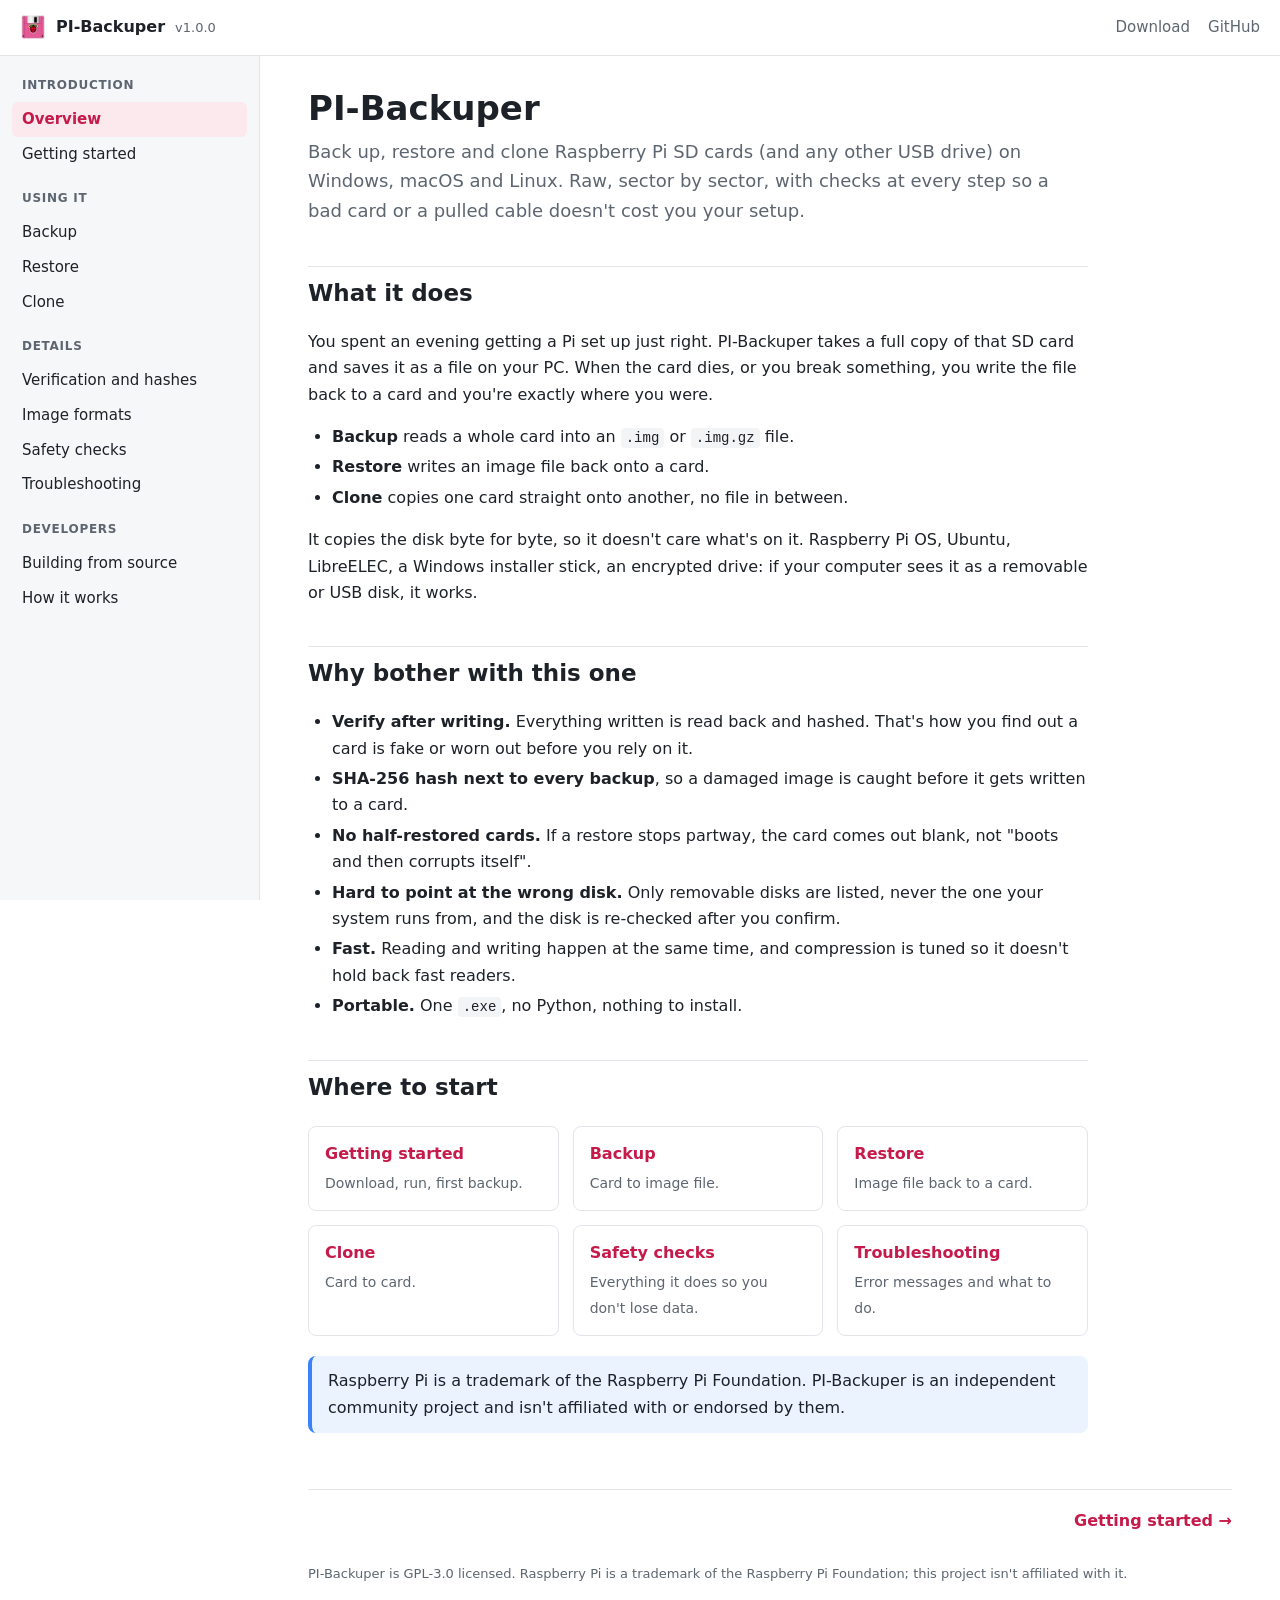
<file: docs/index.html>
<!DOCTYPE html>
<html lang="en">
<head>
<meta charset="utf-8">
<meta name="viewport" content="width=device-width, initial-scale=1">
<title>PI-Backuper</title>
<meta name="description" content="Back up, restore and clone Raspberry Pi SD cards (and any other USB drive) on Windows, macOS and Linux. Raw, sector by sector, with checks at every step so a bad card or a pulled cable doesn&#x27;t cost you your setup.">
<link rel="icon" href="favicon.ico">
<link rel="stylesheet" href="style.css">
</head>
<body>
<header class="top">
  <button id="menu-btn" aria-label="Menu">&#9776;</button>
  <a class="brand" href="index.html"><img src="favicon.ico" alt="">PI-Backuper <span class="ver">v1.0.0</span></a>
  <div class="links">
    <a href="https://github.com/cfunkz/PI-Backuper/releases">Download</a>
    <a href="https://github.com/cfunkz/PI-Backuper">GitHub</a>
  </div>
</header>
<div class="layout">
<nav class="side">
<h4>Introduction</h4>
<a href="index.html" class="active">Overview</a>
<a href="getting-started.html">Getting started</a>
<h4>Using it</h4>
<a href="backup.html">Backup</a>
<a href="restore.html">Restore</a>
<a href="clone.html">Clone</a>
<h4>Details</h4>
<a href="verification.html">Verification and hashes</a>
<a href="gzip.html">Image formats</a>
<a href="safety.html">Safety checks</a>
<a href="troubleshooting.html">Troubleshooting</a>
<h4>Developers</h4>
<a href="building.html">Building from source</a>
<a href="how-it-works.html">How it works</a>
</nav>
<main>
<article>
<h1>PI-Backuper</h1>
<p class="lead">Back up, restore and clone Raspberry Pi SD cards (and any other USB drive) on Windows, macOS and Linux. Raw, sector by sector, with checks at every step so a bad card or a pulled cable doesn't cost you your setup.</p>

<h2 id="what-it-does">What it does</h2>
<p>You spent an evening getting a Pi set up just right. PI-Backuper takes a full copy of that SD card and saves it as a file on your PC. When the card dies, or you break something, you write the file back to a card and you're exactly where you were.</p>
<ul>
  <li><strong>Backup</strong> reads a whole card into an <code>.img</code> or <code>.img.gz</code> file.</li>
  <li><strong>Restore</strong> writes an image file back onto a card.</li>
  <li><strong>Clone</strong> copies one card straight onto another, no file in between.</li>
</ul>
<p>It copies the disk byte for byte, so it doesn't care what's on it. Raspberry Pi OS, Ubuntu, LibreELEC, a Windows installer stick, an encrypted drive: if your computer sees it as a removable or USB disk, it works.</p>

<h2 id="why-bother-with-this-one">Why bother with this one</h2>
<ul>
  <li><strong>Verify after writing.</strong> Everything written is read back and hashed. That's how you find out a card is fake or worn out before you rely on it.</li>
  <li><strong>SHA-256 hash next to every backup</strong>, so a damaged image is caught before it gets written to a card.</li>
  <li><strong>No half-restored cards.</strong> If a restore stops partway, the card comes out blank, not "boots and then corrupts itself".</li>
  <li><strong>Hard to point at the wrong disk.</strong> Only removable disks are listed, never the one your system runs from, and the disk is re-checked after you confirm.</li>
  <li><strong>Fast.</strong> Reading and writing happen at the same time, and compression is tuned so it doesn't hold back fast readers.</li>
  <li><strong>Portable.</strong> One <code>.exe</code>, no Python, nothing to install.</li>
</ul>

<h2 id="where-to-start">Where to start</h2>
<div class="cards">
  <a href="getting-started.html"><strong>Getting started</strong><span>Download, run, first backup.</span></a>
  <a href="backup.html"><strong>Backup</strong><span>Card to image file.</span></a>
  <a href="restore.html"><strong>Restore</strong><span>Image file back to a card.</span></a>
  <a href="clone.html"><strong>Clone</strong><span>Card to card.</span></a>
  <a href="safety.html"><strong>Safety checks</strong><span>Everything it does so you don't lose data.</span></a>
  <a href="troubleshooting.html"><strong>Troubleshooting</strong><span>Error messages and what to do.</span></a>
</div>

<div class="note"><p>Raspberry Pi is a trademark of the Raspberry Pi Foundation. PI-Backuper is an independent community project and isn't affiliated with or endorsed by them.</p></div>

</article>
<div class="pager"><span></span><a href="getting-started.html">Getting started &rarr;</a></div>
<footer>PI-Backuper is GPL-3.0 licensed. Raspberry Pi is a trademark of the Raspberry Pi Foundation; this project isn't affiliated with it.</footer>
</main>
</div>
<script src="site.js"></script>
</body>
</html>
</file>
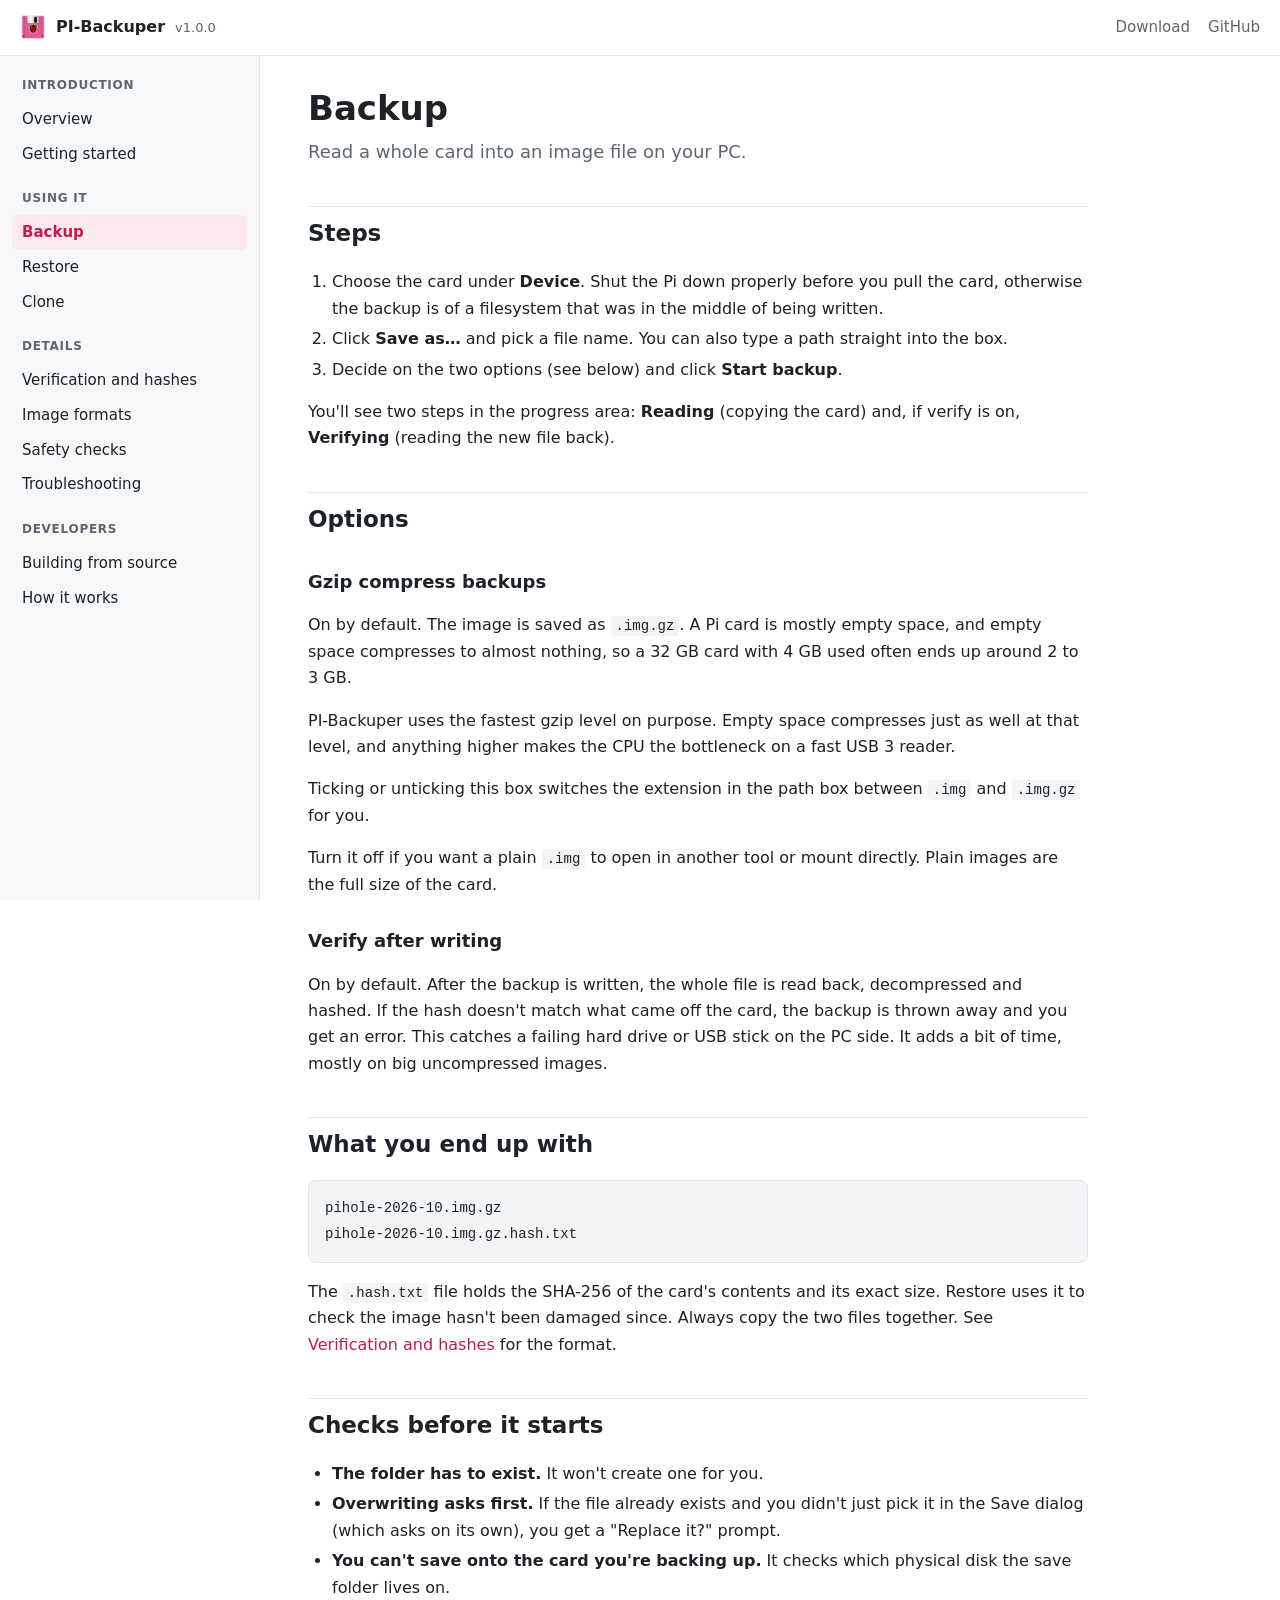
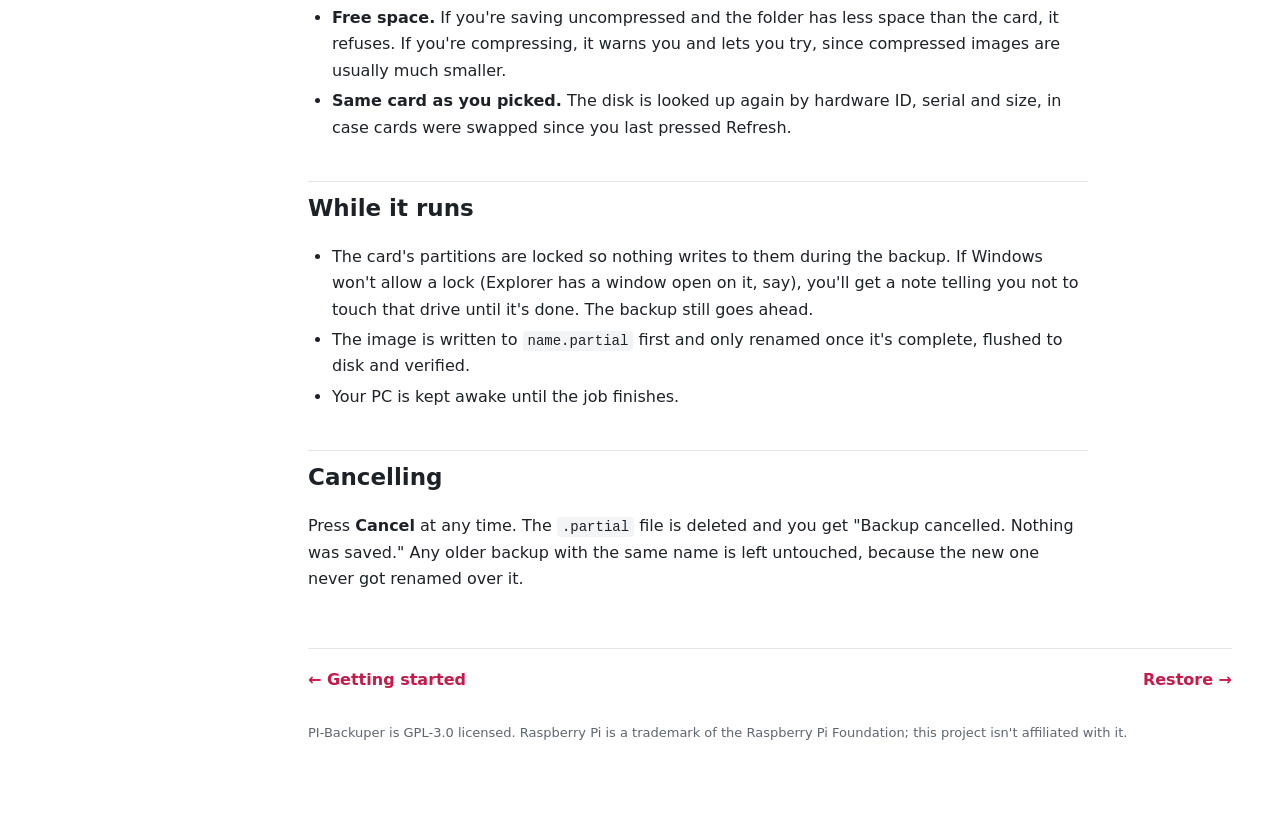
<file: docs/backup.html>
<!DOCTYPE html>
<html lang="en">
<head>
<meta charset="utf-8">
<meta name="viewport" content="width=device-width, initial-scale=1">
<title>Backup | PI-Backuper</title>
<meta name="description" content="Read a whole card into an image file on your PC.">
<link rel="icon" href="favicon.ico">
<link rel="stylesheet" href="style.css">
</head>
<body>
<header class="top">
  <button id="menu-btn" aria-label="Menu">&#9776;</button>
  <a class="brand" href="index.html"><img src="favicon.ico" alt="">PI-Backuper <span class="ver">v1.0.0</span></a>
  <div class="links">
    <a href="https://github.com/cfunkz/PI-Backuper/releases">Download</a>
    <a href="https://github.com/cfunkz/PI-Backuper">GitHub</a>
  </div>
</header>
<div class="layout">
<nav class="side">
<h4>Introduction</h4>
<a href="index.html">Overview</a>
<a href="getting-started.html">Getting started</a>
<h4>Using it</h4>
<a href="backup.html" class="active">Backup</a>
<a href="restore.html">Restore</a>
<a href="clone.html">Clone</a>
<h4>Details</h4>
<a href="verification.html">Verification and hashes</a>
<a href="gzip.html">Image formats</a>
<a href="safety.html">Safety checks</a>
<a href="troubleshooting.html">Troubleshooting</a>
<h4>Developers</h4>
<a href="building.html">Building from source</a>
<a href="how-it-works.html">How it works</a>
</nav>
<main>
<article>
<h1>Backup</h1>
<p class="lead">Read a whole card into an image file on your PC.</p>
<h2 id="steps">Steps</h2>
<ol>
  <li>Choose the card under <strong>Device</strong>. Shut the Pi down properly before you pull the card, otherwise the backup is of a filesystem that was in the middle of being written.</li>
  <li>Click <strong>Save as…</strong> and pick a file name. You can also type a path straight into the box.</li>
  <li>Decide on the two options (see below) and click <strong>Start backup</strong>.</li>
</ol>
<p>You'll see two steps in the progress area: <strong>Reading</strong> (copying the card) and, if verify is on, <strong>Verifying</strong> (reading the new file back).</p>

<h2 id="options">Options</h2>
<h3 id="gzip-compress-backups">Gzip compress backups</h3>
<p>On by default. The image is saved as <code>.img.gz</code>. A Pi card is mostly empty space, and empty space compresses to almost nothing, so a 32 GB card with 4 GB used often ends up around 2 to 3 GB.</p>
<p>PI-Backuper uses the fastest gzip level on purpose. Empty space compresses just as well at that level, and anything higher makes the CPU the bottleneck on a fast USB 3 reader.</p>
<p>Ticking or unticking this box switches the extension in the path box between <code>.img</code> and <code>.img.gz</code> for you.</p>
<p>Turn it off if you want a plain <code>.img</code> to open in another tool or mount directly. Plain images are the full size of the card.</p>

<h3 id="verify-after-writing">Verify after writing</h3>
<p>On by default. After the backup is written, the whole file is read back, decompressed and hashed. If the hash doesn't match what came off the card, the backup is thrown away and you get an error. This catches a failing hard drive or USB stick on the PC side. It adds a bit of time, mostly on big uncompressed images.</p>

<h2 id="what-you-end-up-with">What you end up with</h2>
<pre><code>pihole-2026-10.img.gz
pihole-2026-10.img.gz.hash.txt</code></pre>
<p>The <code>.hash.txt</code> file holds the SHA-256 of the card's contents and its exact size. Restore uses it to check the image hasn't been damaged since. Always copy the two files together. See <a href="verification.html">Verification and hashes</a> for the format.</p>

<h2 id="checks-before-it-starts">Checks before it starts</h2>
<ul>
  <li><strong>The folder has to exist.</strong> It won't create one for you.</li>
  <li><strong>Overwriting asks first.</strong> If the file already exists and you didn't just pick it in the Save dialog (which asks on its own), you get a "Replace it?" prompt.</li>
  <li><strong>You can't save onto the card you're backing up.</strong> It checks which physical disk the save folder lives on.</li>
  <li><strong>Free space.</strong> If you're saving uncompressed and the folder has less space than the card, it refuses. If you're compressing, it warns you and lets you try, since compressed images are usually much smaller.</li>
  <li><strong>Same card as you picked.</strong> The disk is looked up again by hardware ID, serial and size, in case cards were swapped since you last pressed Refresh.</li>
</ul>

<h2 id="while-it-runs">While it runs</h2>
<ul>
  <li>The card's partitions are locked so nothing writes to them during the backup. If Windows won't allow a lock (Explorer has a window open on it, say), you'll get a note telling you not to touch that drive until it's done. The backup still goes ahead.</li>
  <li>The image is written to <code>name.partial</code> first and only renamed once it's complete, flushed to disk and verified.</li>
  <li>Your PC is kept awake until the job finishes.</li>
</ul>

<h2 id="cancelling">Cancelling</h2>
<p>Press <strong>Cancel</strong> at any time. The <code>.partial</code> file is deleted and you get "Backup cancelled. Nothing was saved." Any older backup with the same name is left untouched, because the new one never got renamed over it.</p>

</article>
<div class="pager"><a href="getting-started.html">&larr; Getting started</a><a href="restore.html">Restore &rarr;</a></div>
<footer>PI-Backuper is GPL-3.0 licensed. Raspberry Pi is a trademark of the Raspberry Pi Foundation; this project isn't affiliated with it.</footer>
</main>
</div>
<script src="site.js"></script>
</body>
</html>
</file>
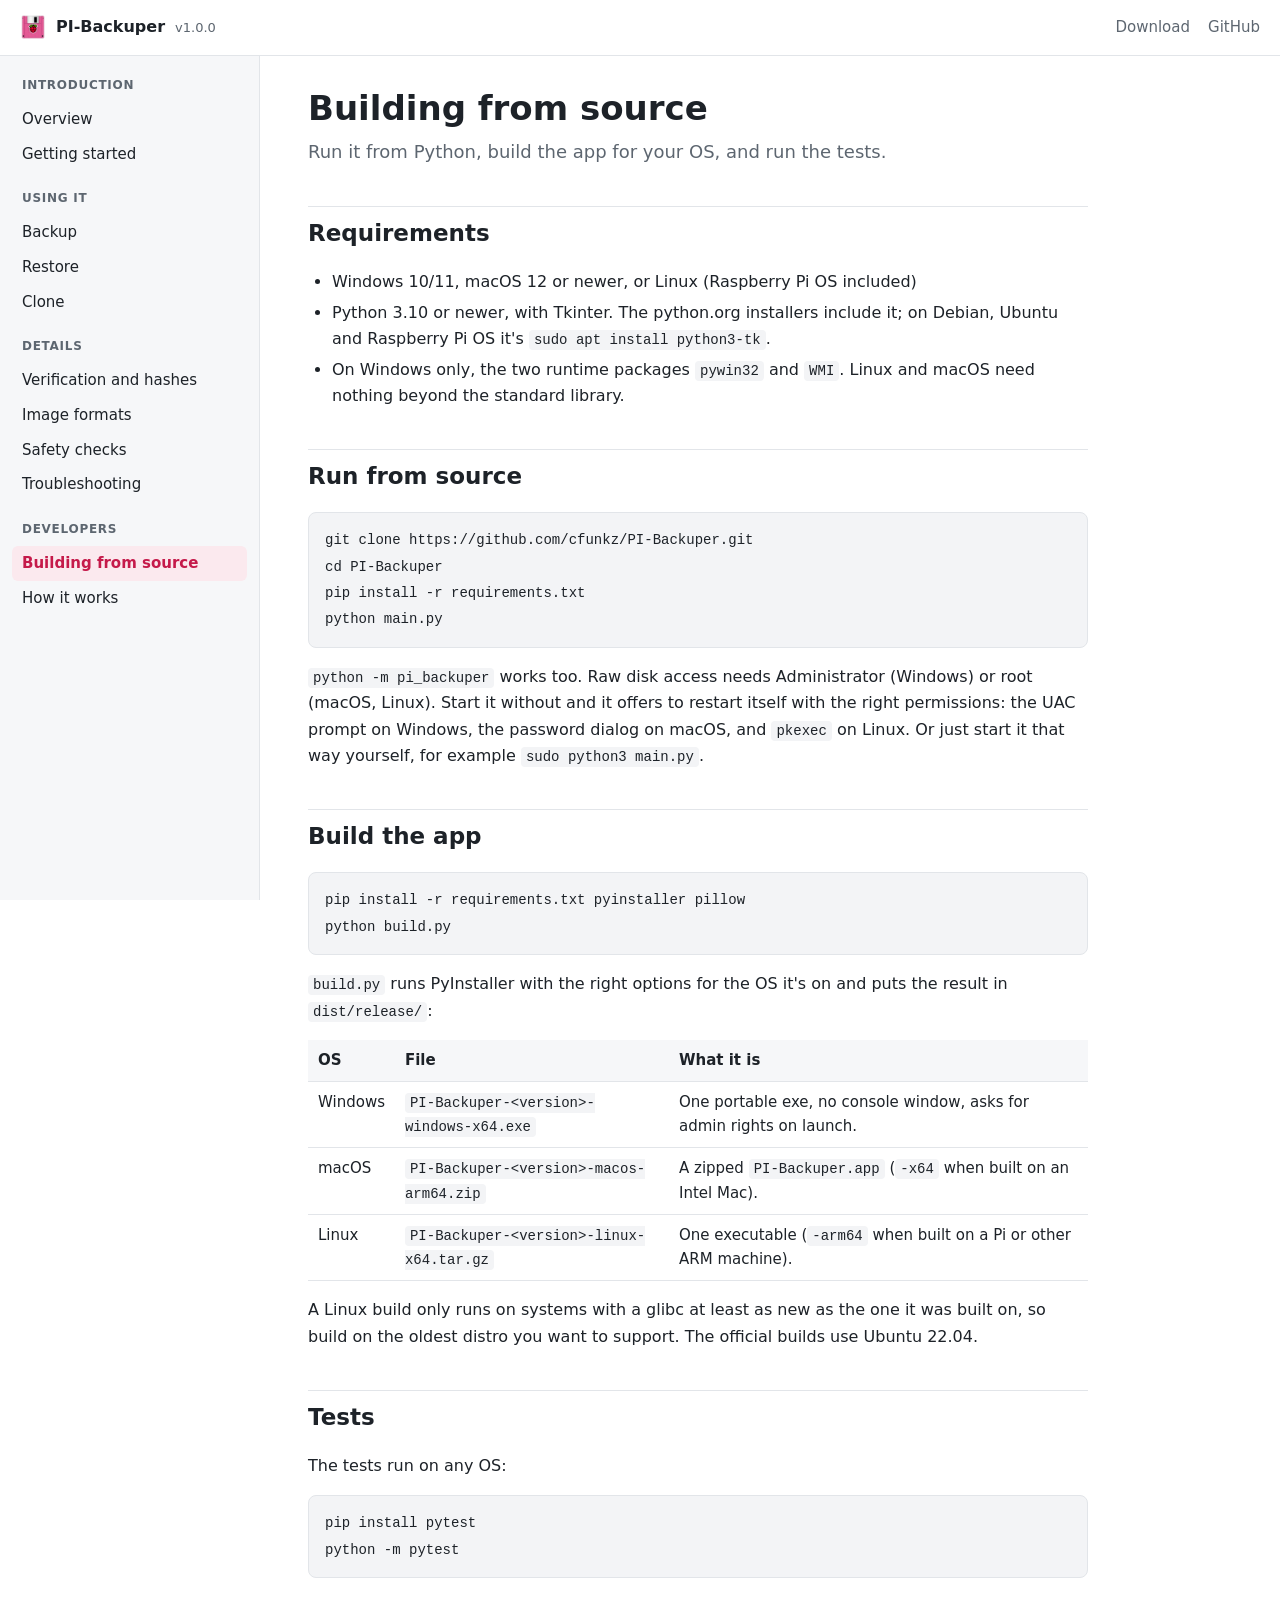
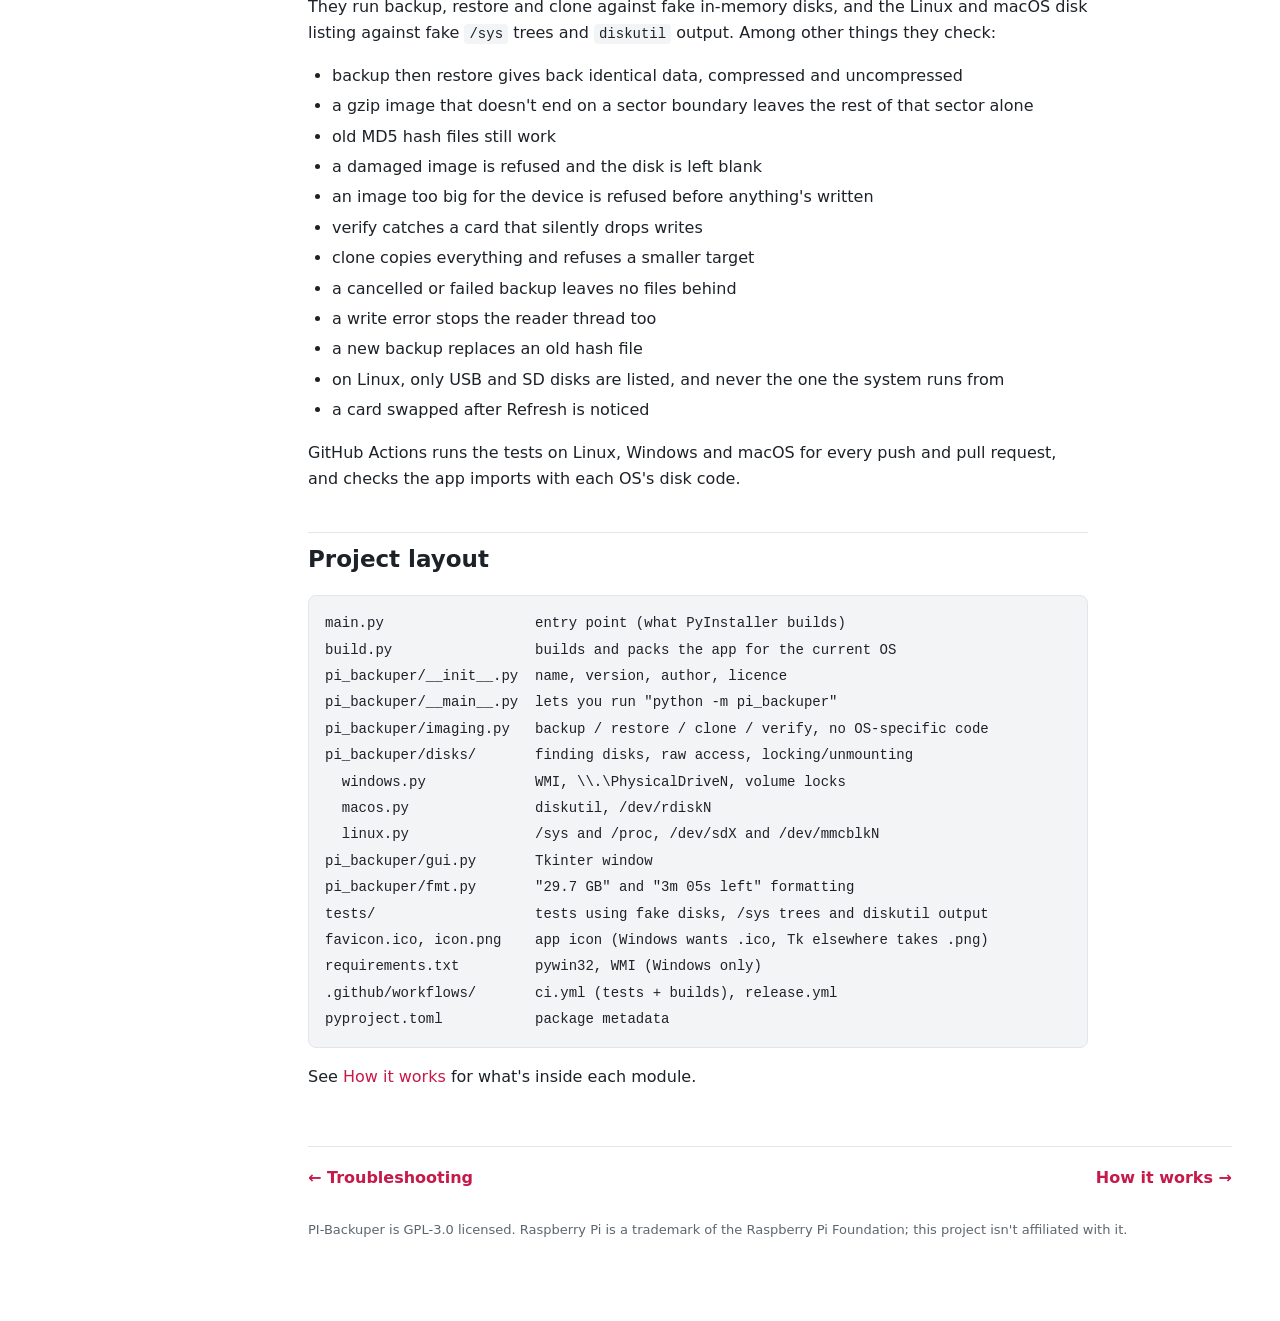
<file: docs/building.html>
<!DOCTYPE html>
<html lang="en">
<head>
<meta charset="utf-8">
<meta name="viewport" content="width=device-width, initial-scale=1">
<title>Building from source | PI-Backuper</title>
<meta name="description" content="Run it from Python, build your own exe, and run the tests.">
<link rel="icon" href="favicon.ico">
<link rel="stylesheet" href="style.css">
</head>
<body>
<header class="top">
  <button id="menu-btn" aria-label="Menu">&#9776;</button>
  <a class="brand" href="index.html"><img src="favicon.ico" alt="">PI-Backuper <span class="ver">v1.0.0</span></a>
  <div class="links">
    <a href="https://github.com/cfunkz/PI-Backuper/releases">Download</a>
    <a href="https://github.com/cfunkz/PI-Backuper">GitHub</a>
  </div>
</header>
<div class="layout">
<nav class="side">
<h4>Introduction</h4>
<a href="index.html">Overview</a>
<a href="getting-started.html">Getting started</a>
<h4>Using it</h4>
<a href="backup.html">Backup</a>
<a href="restore.html">Restore</a>
<a href="clone.html">Clone</a>
<h4>Details</h4>
<a href="verification.html">Verification and hashes</a>
<a href="gzip.html">Image formats</a>
<a href="safety.html">Safety checks</a>
<a href="troubleshooting.html">Troubleshooting</a>
<h4>Developers</h4>
<a href="building.html" class="active">Building from source</a>
<a href="how-it-works.html">How it works</a>
</nav>
<main>
<article>
<h1>Building from source</h1>
<p class="lead">Run it from Python, build the app for your OS, and run the tests.</p>
<h2 id="requirements">Requirements</h2>
<ul>
  <li>Windows 10/11, macOS 12 or newer, or Linux (Raspberry Pi OS included)</li>
  <li>Python 3.10 or newer, with Tkinter. The python.org installers include it; on Debian, Ubuntu and Raspberry Pi OS it's <code>sudo apt install python3-tk</code>.</li>
  <li>On Windows only, the two runtime packages <code>pywin32</code> and <code>WMI</code>. Linux and macOS need nothing beyond the standard library.</li>
</ul>

<h2 id="run-from-source">Run from source</h2>
<pre><code>git clone https://github.com/cfunkz/PI-Backuper.git
cd PI-Backuper
pip install -r requirements.txt
python main.py</code></pre>
<p><code>python -m pi_backuper</code> works too. Raw disk access needs Administrator (Windows) or root (macOS, Linux). Start it without and it offers to restart itself with the right permissions: the UAC prompt on Windows, the password dialog on macOS, and <code>pkexec</code> on Linux. Or just start it that way yourself, for example <code>sudo python3 main.py</code>.</p>

<h2 id="build-the-app">Build the app</h2>
<pre><code>pip install -r requirements.txt pyinstaller pillow
python build.py</code></pre>
<p><code>build.py</code> runs PyInstaller with the right options for the OS it's on and puts the result in <code>dist/release/</code>:</p>
<table>
  <tr><th>OS</th><th>File</th><th>What it is</th></tr>
  <tr><td>Windows</td><td><code>PI-Backuper-&lt;version&gt;-windows-x64.exe</code></td><td>One portable exe, no console window, asks for admin rights on launch.</td></tr>
  <tr><td>macOS</td><td><code>PI-Backuper-&lt;version&gt;-macos-arm64.zip</code></td><td>A zipped <code>PI-Backuper.app</code> (<code>-x64</code> when built on an Intel Mac).</td></tr>
  <tr><td>Linux</td><td><code>PI-Backuper-&lt;version&gt;-linux-x64.tar.gz</code></td><td>One executable (<code>-arm64</code> when built on a Pi or other ARM machine).</td></tr>
</table>
<p>A Linux build only runs on systems with a glibc at least as new as the one it was built on, so build on the oldest distro you want to support. The official builds use Ubuntu 22.04.</p>

<h2 id="tests">Tests</h2>
<p>The tests run on any OS:</p>
<pre><code>pip install pytest
python -m pytest</code></pre>
<p>They run backup, restore and clone against fake in-memory disks, and the Linux and macOS disk listing against fake <code>/sys</code> trees and <code>diskutil</code> output. Among other things they check:</p>
<ul>
  <li>backup then restore gives back identical data, compressed and uncompressed</li>
  <li>a gzip image that doesn't end on a sector boundary leaves the rest of that sector alone</li>
  <li>old MD5 hash files still work</li>
  <li>a damaged image is refused and the disk is left blank</li>
  <li>an image too big for the device is refused before anything's written</li>
  <li>verify catches a card that silently drops writes</li>
  <li>clone copies everything and refuses a smaller target</li>
  <li>a cancelled or failed backup leaves no files behind</li>
  <li>a write error stops the reader thread too</li>
  <li>a new backup replaces an old hash file</li>
  <li>on Linux, only USB and SD disks are listed, and never the one the system runs from</li>
  <li>a card swapped after Refresh is noticed</li>
</ul>
<p>GitHub Actions runs the tests on Linux, Windows and macOS for every push and pull request, and checks the app imports with each OS's disk code.</p>

<h2 id="project-layout">Project layout</h2>
<pre><code>main.py                  entry point (what PyInstaller builds)
build.py                 builds and packs the app for the current OS
pi_backuper/__init__.py  name, version, author, licence
pi_backuper/__main__.py  lets you run "python -m pi_backuper"
pi_backuper/imaging.py   backup / restore / clone / verify, no OS-specific code
pi_backuper/disks/       finding disks, raw access, locking/unmounting
  windows.py             WMI, \\.\PhysicalDriveN, volume locks
  macos.py               diskutil, /dev/rdiskN
  linux.py               /sys and /proc, /dev/sdX and /dev/mmcblkN
pi_backuper/gui.py       Tkinter window
pi_backuper/fmt.py       "29.7 GB" and "3m 05s left" formatting
tests/                   tests using fake disks, /sys trees and diskutil output
favicon.ico, icon.png    app icon (Windows wants .ico, Tk elsewhere takes .png)
requirements.txt         pywin32, WMI (Windows only)
.github/workflows/       ci.yml (tests + builds), release.yml
pyproject.toml           package metadata</code></pre>
<p>See <a href="how-it-works.html">How it works</a> for what's inside each module.</p>

</article>
<div class="pager"><a href="troubleshooting.html">&larr; Troubleshooting</a><a href="how-it-works.html">How it works &rarr;</a></div>
<footer>PI-Backuper is GPL-3.0 licensed. Raspberry Pi is a trademark of the Raspberry Pi Foundation; this project isn't affiliated with it.</footer>
</main>
</div>
<script src="site.js"></script>
</body>
</html>
</file>
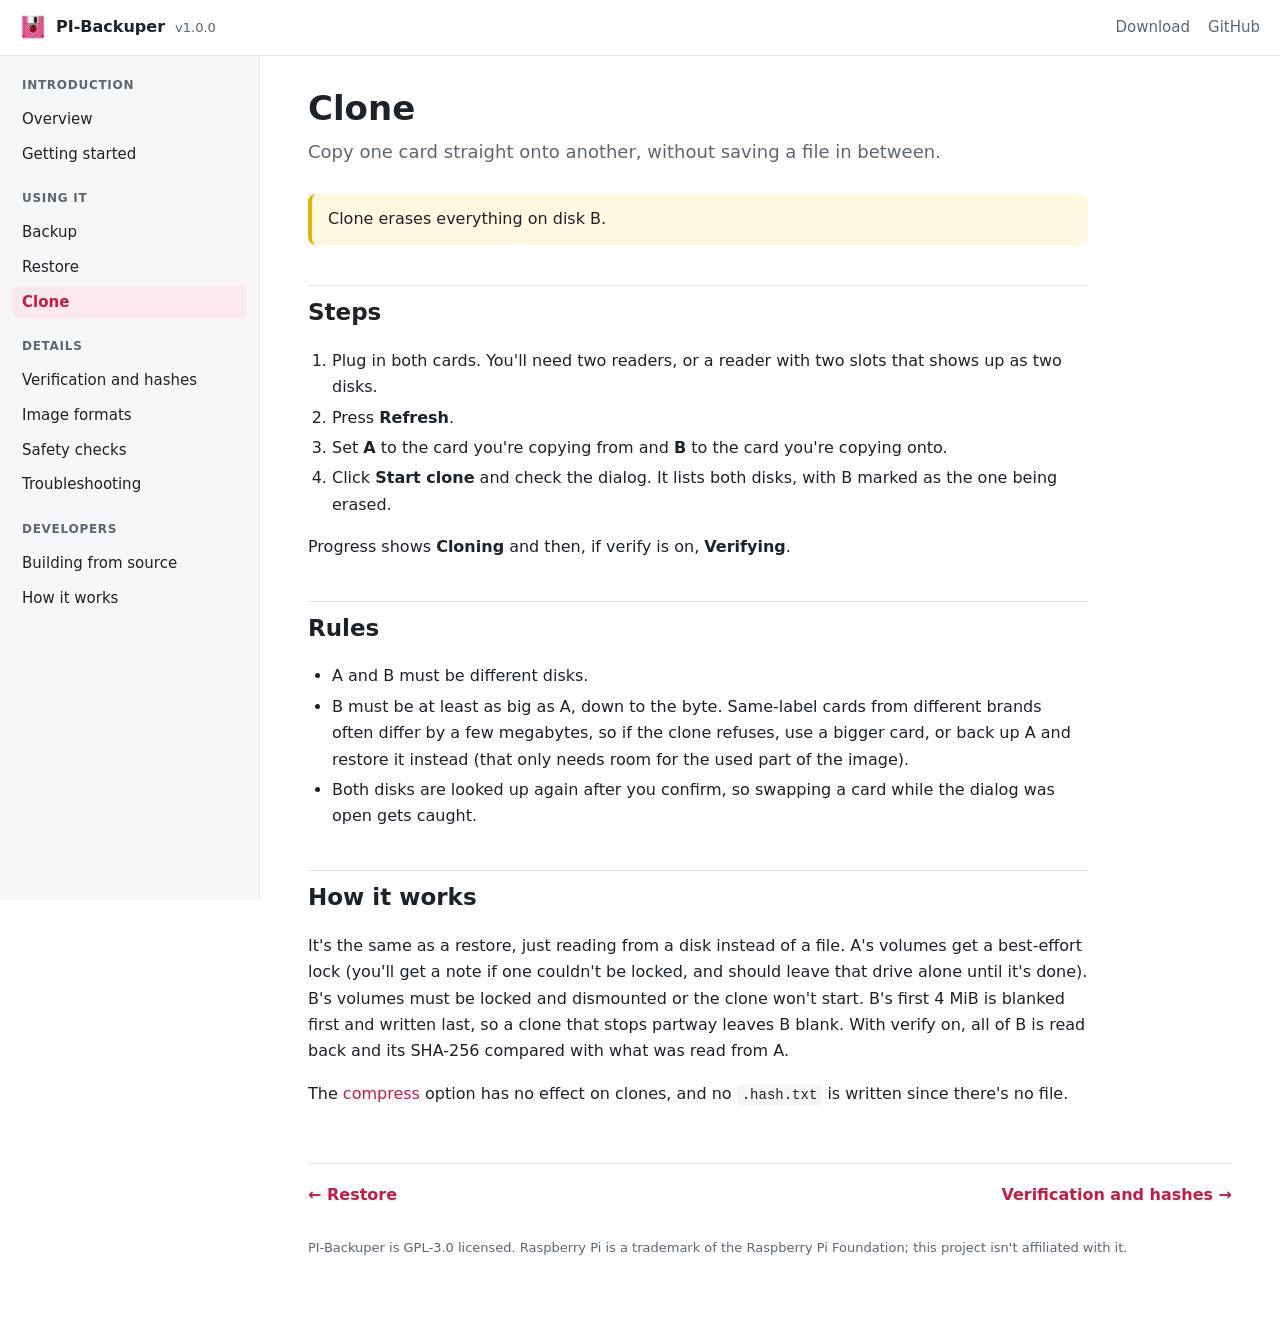
<file: docs/clone.html>
<!DOCTYPE html>
<html lang="en">
<head>
<meta charset="utf-8">
<meta name="viewport" content="width=device-width, initial-scale=1">
<title>Clone | PI-Backuper</title>
<meta name="description" content="Copy one card straight onto another, without saving a file in between.">
<link rel="icon" href="favicon.ico">
<link rel="stylesheet" href="style.css">
</head>
<body>
<header class="top">
  <button id="menu-btn" aria-label="Menu">&#9776;</button>
  <a class="brand" href="index.html"><img src="favicon.ico" alt="">PI-Backuper <span class="ver">v1.0.0</span></a>
  <div class="links">
    <a href="https://github.com/cfunkz/PI-Backuper/releases">Download</a>
    <a href="https://github.com/cfunkz/PI-Backuper">GitHub</a>
  </div>
</header>
<div class="layout">
<nav class="side">
<h4>Introduction</h4>
<a href="index.html">Overview</a>
<a href="getting-started.html">Getting started</a>
<h4>Using it</h4>
<a href="backup.html">Backup</a>
<a href="restore.html">Restore</a>
<a href="clone.html" class="active">Clone</a>
<h4>Details</h4>
<a href="verification.html">Verification and hashes</a>
<a href="gzip.html">Image formats</a>
<a href="safety.html">Safety checks</a>
<a href="troubleshooting.html">Troubleshooting</a>
<h4>Developers</h4>
<a href="building.html">Building from source</a>
<a href="how-it-works.html">How it works</a>
</nav>
<main>
<article>
<h1>Clone</h1>
<p class="lead">Copy one card straight onto another, without saving a file in between.</p>
<div class="warn"><p>Clone erases everything on disk B.</p></div>

<h2 id="steps">Steps</h2>
<ol>
  <li>Plug in both cards. You'll need two readers, or a reader with two slots that shows up as two disks.</li>
  <li>Press <strong>Refresh</strong>.</li>
  <li>Set <strong>A</strong> to the card you're copying from and <strong>B</strong> to the card you're copying onto.</li>
  <li>Click <strong>Start clone</strong> and check the dialog. It lists both disks, with B marked as the one being erased.</li>
</ol>
<p>Progress shows <strong>Cloning</strong> and then, if verify is on, <strong>Verifying</strong>.</p>

<h2 id="rules">Rules</h2>
<ul>
  <li>A and B must be different disks.</li>
  <li>B must be at least as big as A, down to the byte. Same-label cards from different brands often differ by a few megabytes, so if the clone refuses, use a bigger card, or back up A and restore it instead (that only needs room for the used part of the image).</li>
  <li>Both disks are looked up again after you confirm, so swapping a card while the dialog was open gets caught.</li>
</ul>

<h2 id="how-it-works">How it works</h2>
<p>It's the same as a restore, just reading from a disk instead of a file. A's volumes get a best-effort lock (you'll get a note if one couldn't be locked, and should leave that drive alone until it's done). B's volumes must be locked and dismounted or the clone won't start. B's first 4 MiB is blanked first and written last, so a clone that stops partway leaves B blank. With verify on, all of B is read back and its SHA-256 compared with what was read from A.</p>
<p>The <a href="gzip.html">compress</a> option has no effect on clones, and no <code>.hash.txt</code> is written since there's no file.</p>

</article>
<div class="pager"><a href="restore.html">&larr; Restore</a><a href="verification.html">Verification and hashes &rarr;</a></div>
<footer>PI-Backuper is GPL-3.0 licensed. Raspberry Pi is a trademark of the Raspberry Pi Foundation; this project isn't affiliated with it.</footer>
</main>
</div>
<script src="site.js"></script>
</body>
</html>
</file>
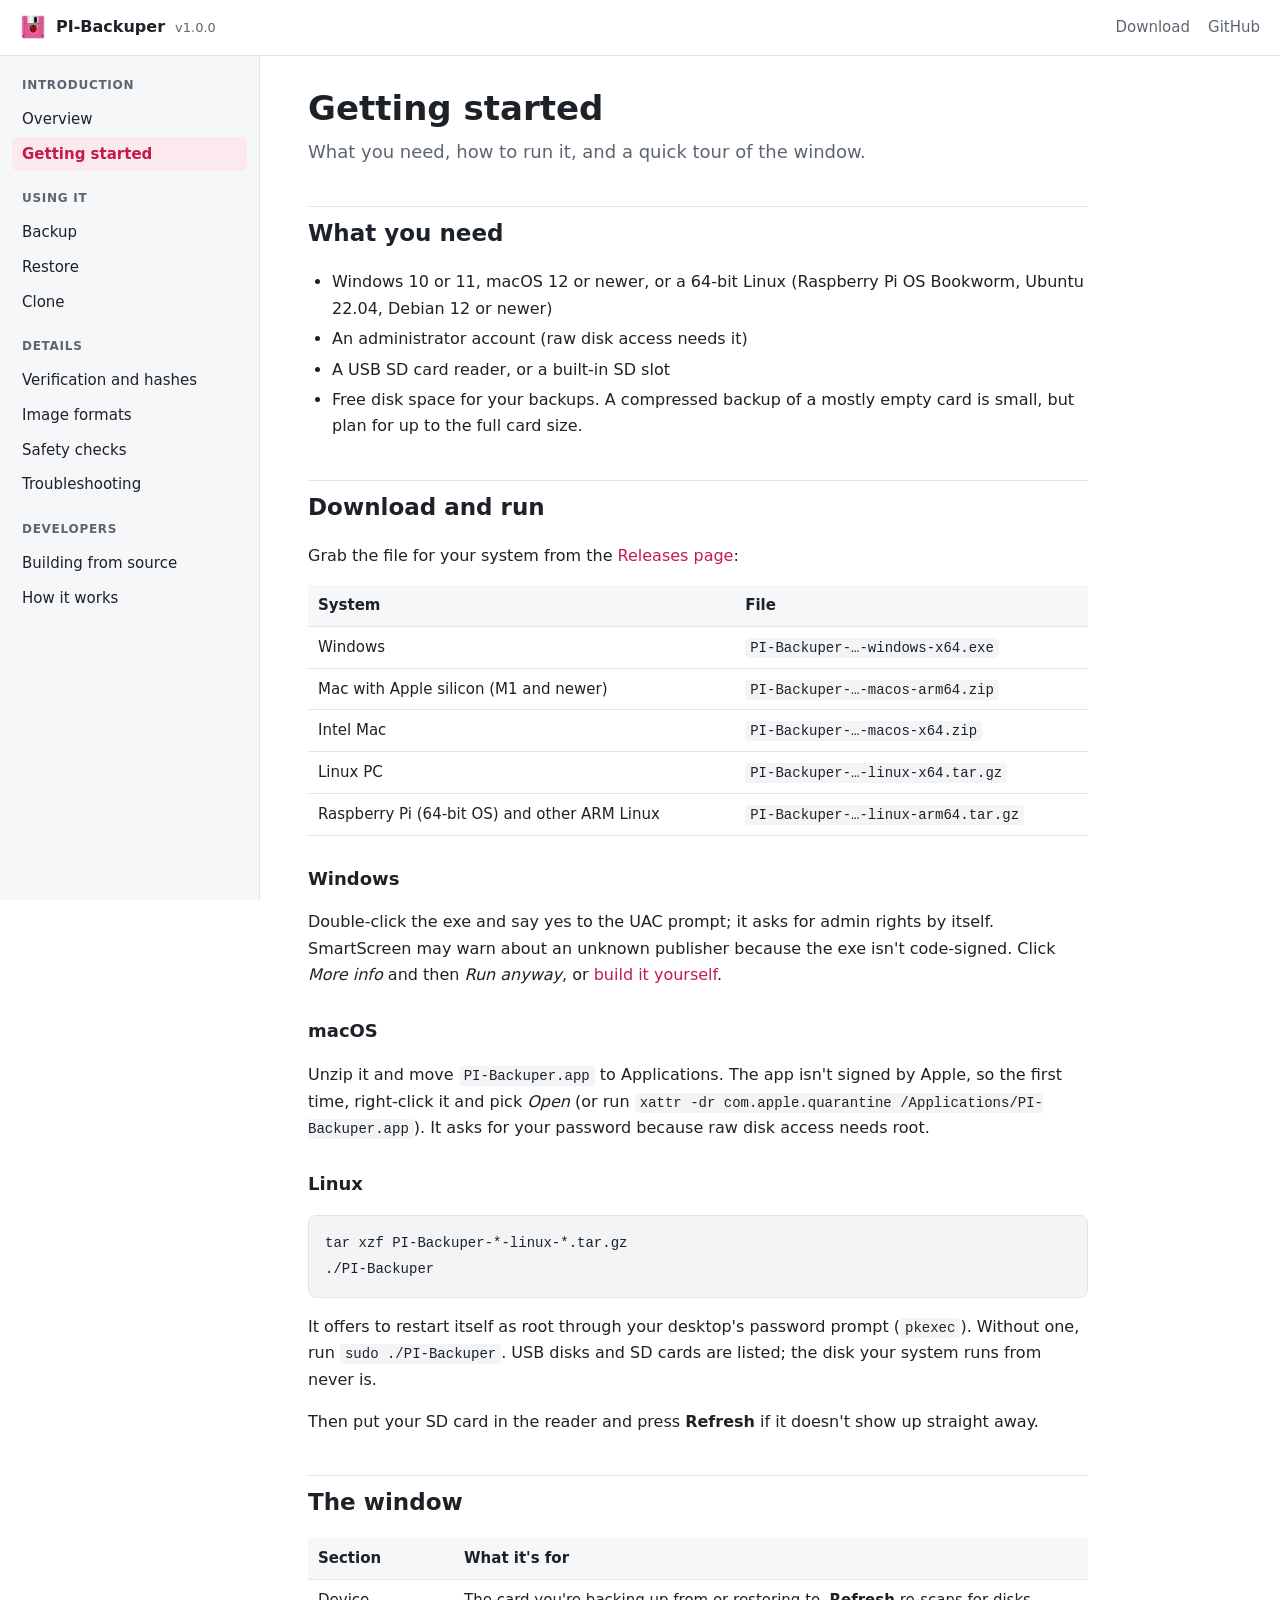
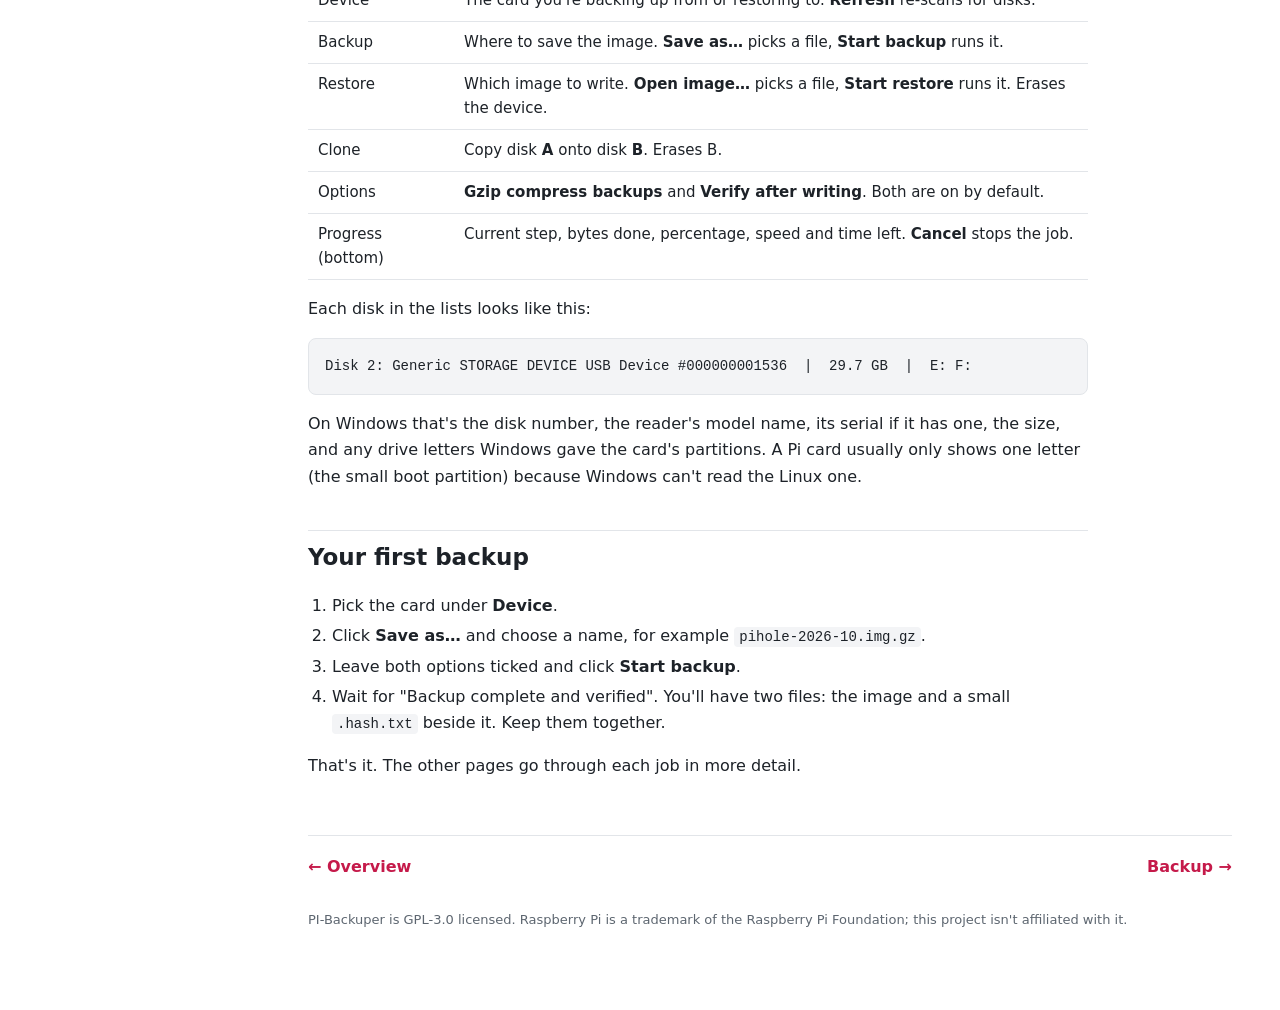
<file: docs/getting-started.html>
<!DOCTYPE html>
<html lang="en">
<head>
<meta charset="utf-8">
<meta name="viewport" content="width=device-width, initial-scale=1">
<title>Getting started | PI-Backuper</title>
<meta name="description" content="What you need, how to run it, and a quick tour of the window.">
<link rel="icon" href="favicon.ico">
<link rel="stylesheet" href="style.css">
</head>
<body>
<header class="top">
  <button id="menu-btn" aria-label="Menu">&#9776;</button>
  <a class="brand" href="index.html"><img src="favicon.ico" alt="">PI-Backuper <span class="ver">v1.0.0</span></a>
  <div class="links">
    <a href="https://github.com/cfunkz/PI-Backuper/releases">Download</a>
    <a href="https://github.com/cfunkz/PI-Backuper">GitHub</a>
  </div>
</header>
<div class="layout">
<nav class="side">
<h4>Introduction</h4>
<a href="index.html">Overview</a>
<a href="getting-started.html" class="active">Getting started</a>
<h4>Using it</h4>
<a href="backup.html">Backup</a>
<a href="restore.html">Restore</a>
<a href="clone.html">Clone</a>
<h4>Details</h4>
<a href="verification.html">Verification and hashes</a>
<a href="gzip.html">Image formats</a>
<a href="safety.html">Safety checks</a>
<a href="troubleshooting.html">Troubleshooting</a>
<h4>Developers</h4>
<a href="building.html">Building from source</a>
<a href="how-it-works.html">How it works</a>
</nav>
<main>
<article>
<h1>Getting started</h1>
<p class="lead">What you need, how to run it, and a quick tour of the window.</p>
<h2 id="what-you-need">What you need</h2>
<ul>
  <li>Windows 10 or 11, macOS 12 or newer, or a 64-bit Linux (Raspberry Pi OS Bookworm, Ubuntu 22.04, Debian 12 or newer)</li>
  <li>An administrator account (raw disk access needs it)</li>
  <li>A USB SD card reader, or a built-in SD slot</li>
  <li>Free disk space for your backups. A compressed backup of a mostly empty card is small, but plan for up to the full card size.</li>
</ul>

<h2 id="download-and-run">Download and run</h2>
<p>Grab the file for your system from the <a href="https://github.com/cfunkz/PI-Backuper/releases">Releases page</a>:</p>
<table>
  <tr><th>System</th><th>File</th></tr>
  <tr><td>Windows</td><td><code>PI-Backuper-…-windows-x64.exe</code></td></tr>
  <tr><td>Mac with Apple silicon (M1 and newer)</td><td><code>PI-Backuper-…-macos-arm64.zip</code></td></tr>
  <tr><td>Intel Mac</td><td><code>PI-Backuper-…-macos-x64.zip</code></td></tr>
  <tr><td>Linux PC</td><td><code>PI-Backuper-…-linux-x64.tar.gz</code></td></tr>
  <tr><td>Raspberry Pi (64-bit OS) and other ARM Linux</td><td><code>PI-Backuper-…-linux-arm64.tar.gz</code></td></tr>
</table>

<h3 id="windows">Windows</h3>
<p>Double-click the exe and say yes to the UAC prompt; it asks for admin rights by itself. SmartScreen may warn about an unknown publisher because the exe isn't code-signed. Click <em>More info</em> and then <em>Run anyway</em>, or <a href="building.html">build it yourself</a>.</p>

<h3 id="macos">macOS</h3>
<p>Unzip it and move <code>PI-Backuper.app</code> to Applications. The app isn't signed by Apple, so the first time, right-click it and pick <em>Open</em> (or run <code>xattr -dr com.apple.quarantine /Applications/PI-Backuper.app</code>). It asks for your password because raw disk access needs root.</p>

<h3 id="linux">Linux</h3>
<pre><code>tar xzf PI-Backuper-*-linux-*.tar.gz
./PI-Backuper</code></pre>
<p>It offers to restart itself as root through your desktop's password prompt (<code>pkexec</code>). Without one, run <code>sudo ./PI-Backuper</code>. USB disks and SD cards are listed; the disk your system runs from never is.</p>

<p>Then put your SD card in the reader and press <strong>Refresh</strong> if it doesn't show up straight away.</p>

<h2 id="the-window">The window</h2>
<table>
  <tr><th>Section</th><th>What it's for</th></tr>
  <tr><td>Device</td><td>The card you're backing up from or restoring to. <strong>Refresh</strong> re-scans for disks.</td></tr>
  <tr><td>Backup</td><td>Where to save the image. <strong>Save as…</strong> picks a file, <strong>Start backup</strong> runs it.</td></tr>
  <tr><td>Restore</td><td>Which image to write. <strong>Open image…</strong> picks a file, <strong>Start restore</strong> runs it. Erases the device.</td></tr>
  <tr><td>Clone</td><td>Copy disk <strong>A</strong> onto disk <strong>B</strong>. Erases B.</td></tr>
  <tr><td>Options</td><td><strong>Gzip compress backups</strong> and <strong>Verify after writing</strong>. Both are on by default.</td></tr>
  <tr><td>Progress (bottom)</td><td>Current step, bytes done, percentage, speed and time left. <strong>Cancel</strong> stops the job.</td></tr>
</table>
<p>Each disk in the lists looks like this:</p>
<pre><code>Disk 2: Generic STORAGE DEVICE USB Device #000000001536  |  29.7 GB  |  E: F:</code></pre>
<p>On Windows that's the disk number, the reader's model name, its serial if it has one, the size, and any drive letters Windows gave the card's partitions. A Pi card usually only shows one letter (the small boot partition) because Windows can't read the Linux one.</p>

<h2 id="your-first-backup">Your first backup</h2>
<ol>
  <li>Pick the card under <strong>Device</strong>.</li>
  <li>Click <strong>Save as…</strong> and choose a name, for example <code>pihole-2026-10.img.gz</code>.</li>
  <li>Leave both options ticked and click <strong>Start backup</strong>.</li>
  <li>Wait for "Backup complete and verified". You'll have two files: the image and a small <code>.hash.txt</code> beside it. Keep them together.</li>
</ol>
<p>That's it. The other pages go through each job in more detail.</p>

</article>
<div class="pager"><a href="index.html">&larr; Overview</a><a href="backup.html">Backup &rarr;</a></div>
<footer>PI-Backuper is GPL-3.0 licensed. Raspberry Pi is a trademark of the Raspberry Pi Foundation; this project isn't affiliated with it.</footer>
</main>
</div>
<script src="site.js"></script>
</body>
</html>
</file>
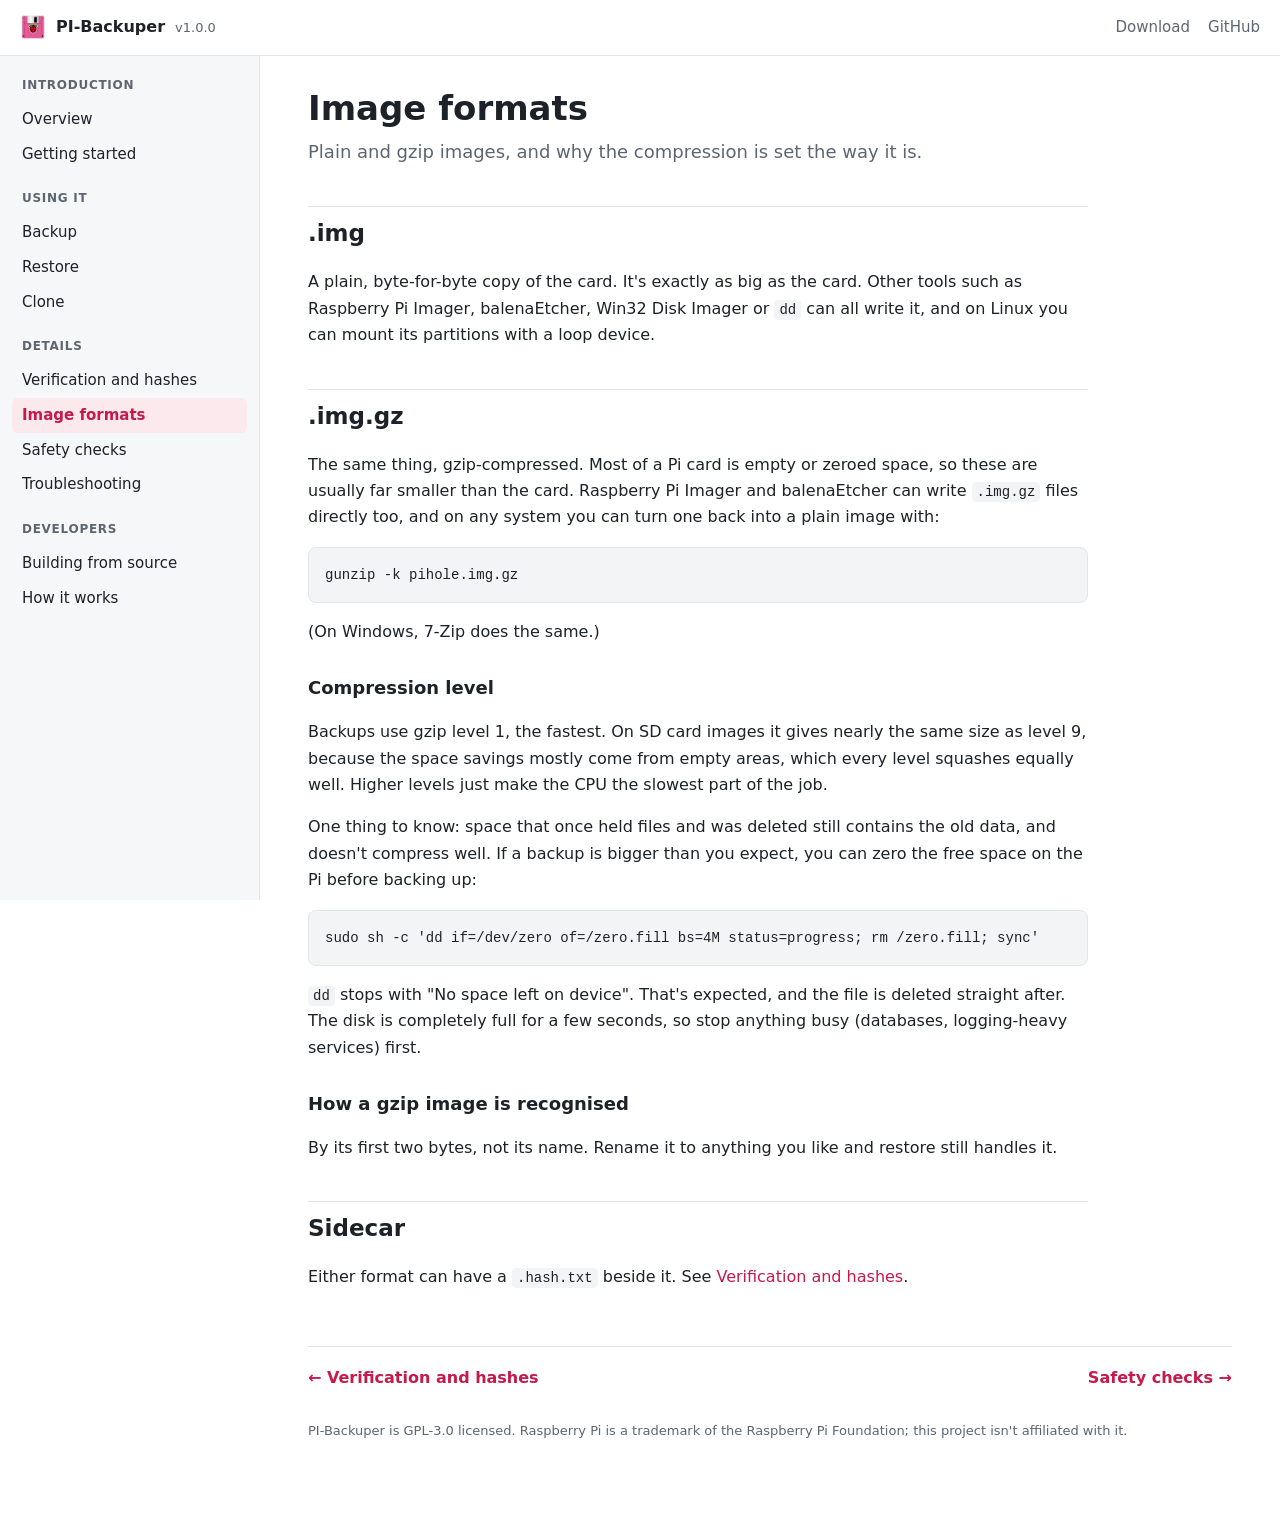
<file: docs/gzip.html>
<!DOCTYPE html>
<html lang="en">
<head>
<meta charset="utf-8">
<meta name="viewport" content="width=device-width, initial-scale=1">
<title>Image formats | PI-Backuper</title>
<meta name="description" content="Plain and gzip images, and why the compression is set the way it is.">
<link rel="icon" href="favicon.ico">
<link rel="stylesheet" href="style.css">
</head>
<body>
<header class="top">
  <button id="menu-btn" aria-label="Menu">&#9776;</button>
  <a class="brand" href="index.html"><img src="favicon.ico" alt="">PI-Backuper <span class="ver">v1.0.0</span></a>
  <div class="links">
    <a href="https://github.com/cfunkz/PI-Backuper/releases">Download</a>
    <a href="https://github.com/cfunkz/PI-Backuper">GitHub</a>
  </div>
</header>
<div class="layout">
<nav class="side">
<h4>Introduction</h4>
<a href="index.html">Overview</a>
<a href="getting-started.html">Getting started</a>
<h4>Using it</h4>
<a href="backup.html">Backup</a>
<a href="restore.html">Restore</a>
<a href="clone.html">Clone</a>
<h4>Details</h4>
<a href="verification.html">Verification and hashes</a>
<a href="gzip.html" class="active">Image formats</a>
<a href="safety.html">Safety checks</a>
<a href="troubleshooting.html">Troubleshooting</a>
<h4>Developers</h4>
<a href="building.html">Building from source</a>
<a href="how-it-works.html">How it works</a>
</nav>
<main>
<article>
<h1>Image formats</h1>
<p class="lead">Plain and gzip images, and why the compression is set the way it is.</p>
<h2 id="img">.img</h2>
<p>A plain, byte-for-byte copy of the card. It's exactly as big as the card. Other tools such as Raspberry Pi Imager, balenaEtcher, Win32 Disk Imager or <code>dd</code> can all write it, and on Linux you can mount its partitions with a loop device.</p>

<h2 id="img-gz">.img.gz</h2>
<p>The same thing, gzip-compressed. Most of a Pi card is empty or zeroed space, so these are usually far smaller than the card. Raspberry Pi Imager and balenaEtcher can write <code>.img.gz</code> files directly too, and on any system you can turn one back into a plain image with:</p>
<pre><code>gunzip -k pihole.img.gz</code></pre>
<p>(On Windows, 7-Zip does the same.)</p>

<h3 id="compression-level">Compression level</h3>
<p>Backups use gzip level 1, the fastest. On SD card images it gives nearly the same size as level 9, because the space savings mostly come from empty areas, which every level squashes equally well. Higher levels just make the CPU the slowest part of the job.</p>
<p>One thing to know: space that once held files and was deleted still contains the old data, and doesn't compress well. If a backup is bigger than you expect, you can zero the free space on the Pi before backing up:</p>
<pre><code>sudo sh -c 'dd if=/dev/zero of=/zero.fill bs=4M status=progress; rm /zero.fill; sync'</code></pre>
<p><code>dd</code> stops with "No space left on device". That's expected, and the file is deleted straight after. The disk is completely full for a few seconds, so stop anything busy (databases, logging-heavy services) first.</p>

<h3 id="how-a-gzip-image-is-recognised">How a gzip image is recognised</h3>
<p>By its first two bytes, not its name. Rename it to anything you like and restore still handles it.</p>

<h2 id="sidecar">Sidecar</h2>
<p>Either format can have a <code>.hash.txt</code> beside it. See <a href="verification.html">Verification and hashes</a>.</p>

</article>
<div class="pager"><a href="verification.html">&larr; Verification and hashes</a><a href="safety.html">Safety checks &rarr;</a></div>
<footer>PI-Backuper is GPL-3.0 licensed. Raspberry Pi is a trademark of the Raspberry Pi Foundation; this project isn't affiliated with it.</footer>
</main>
</div>
<script src="site.js"></script>
</body>
</html>
</file>
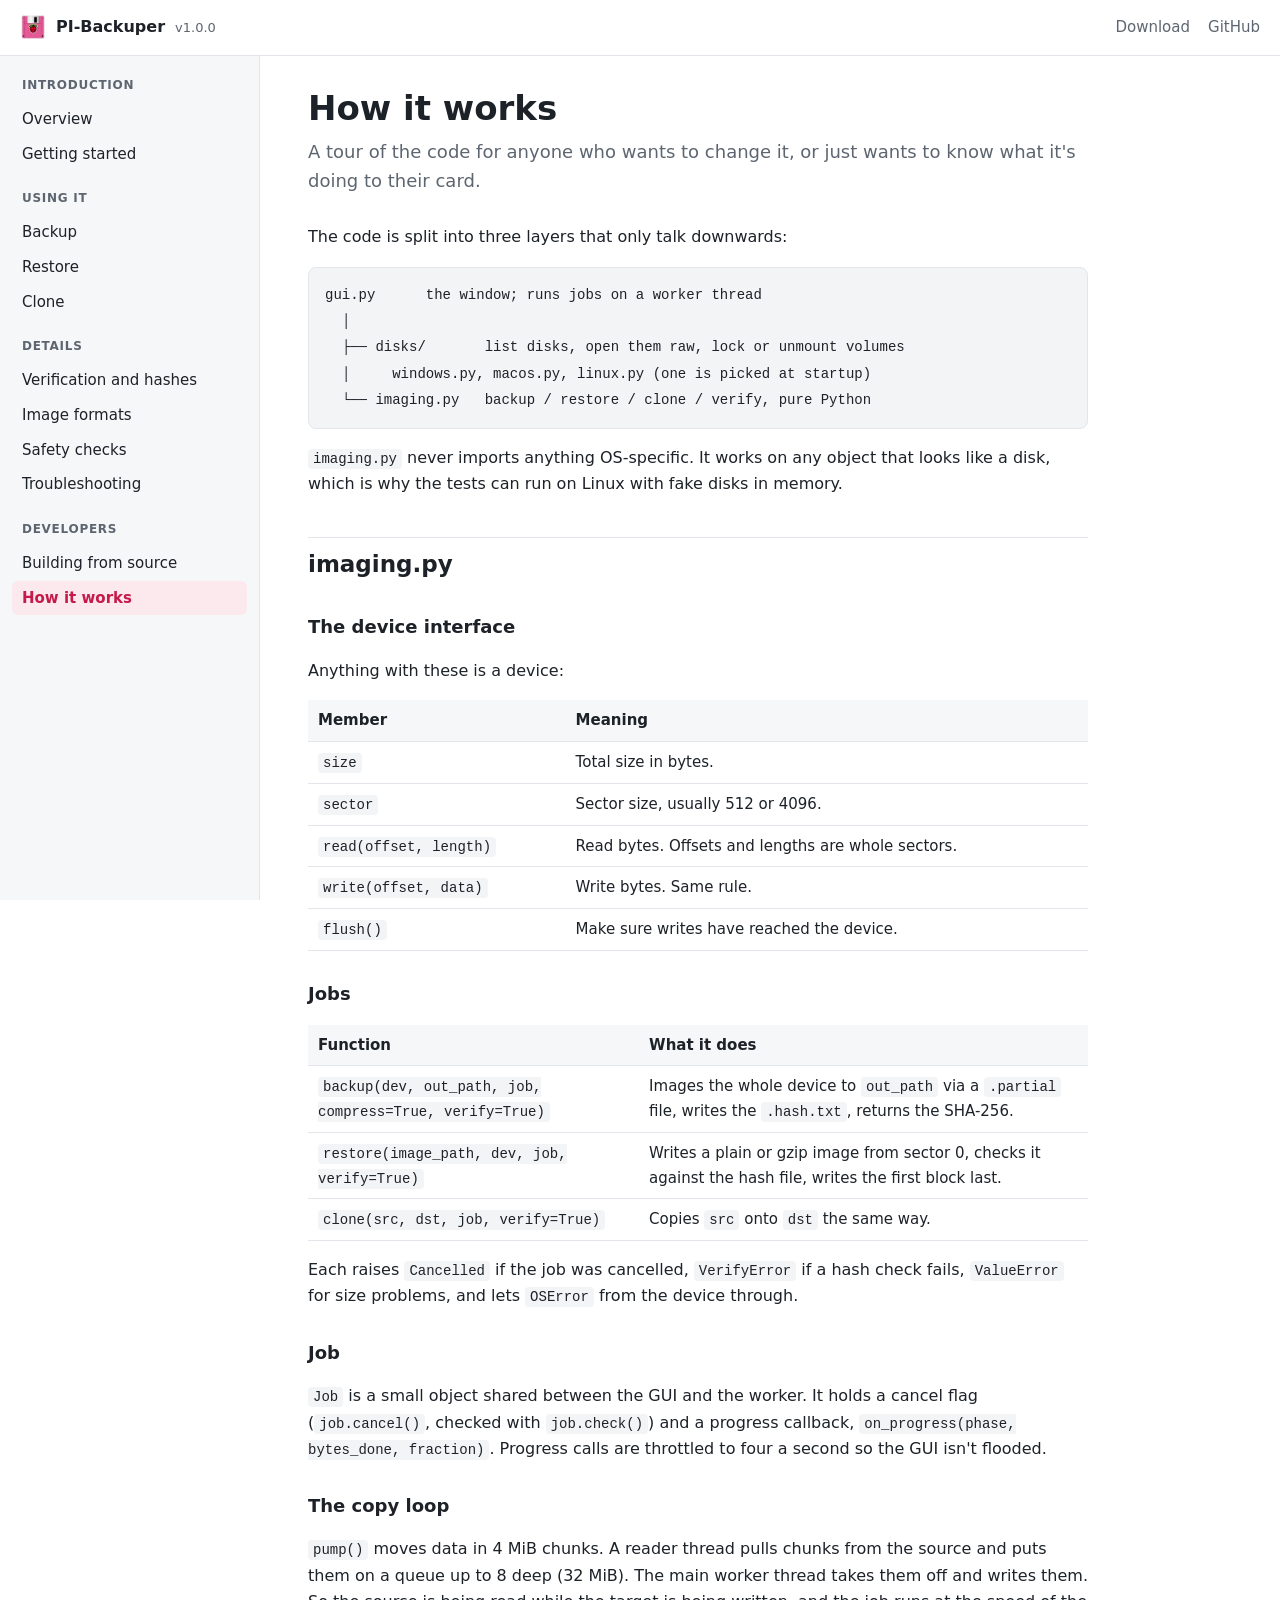
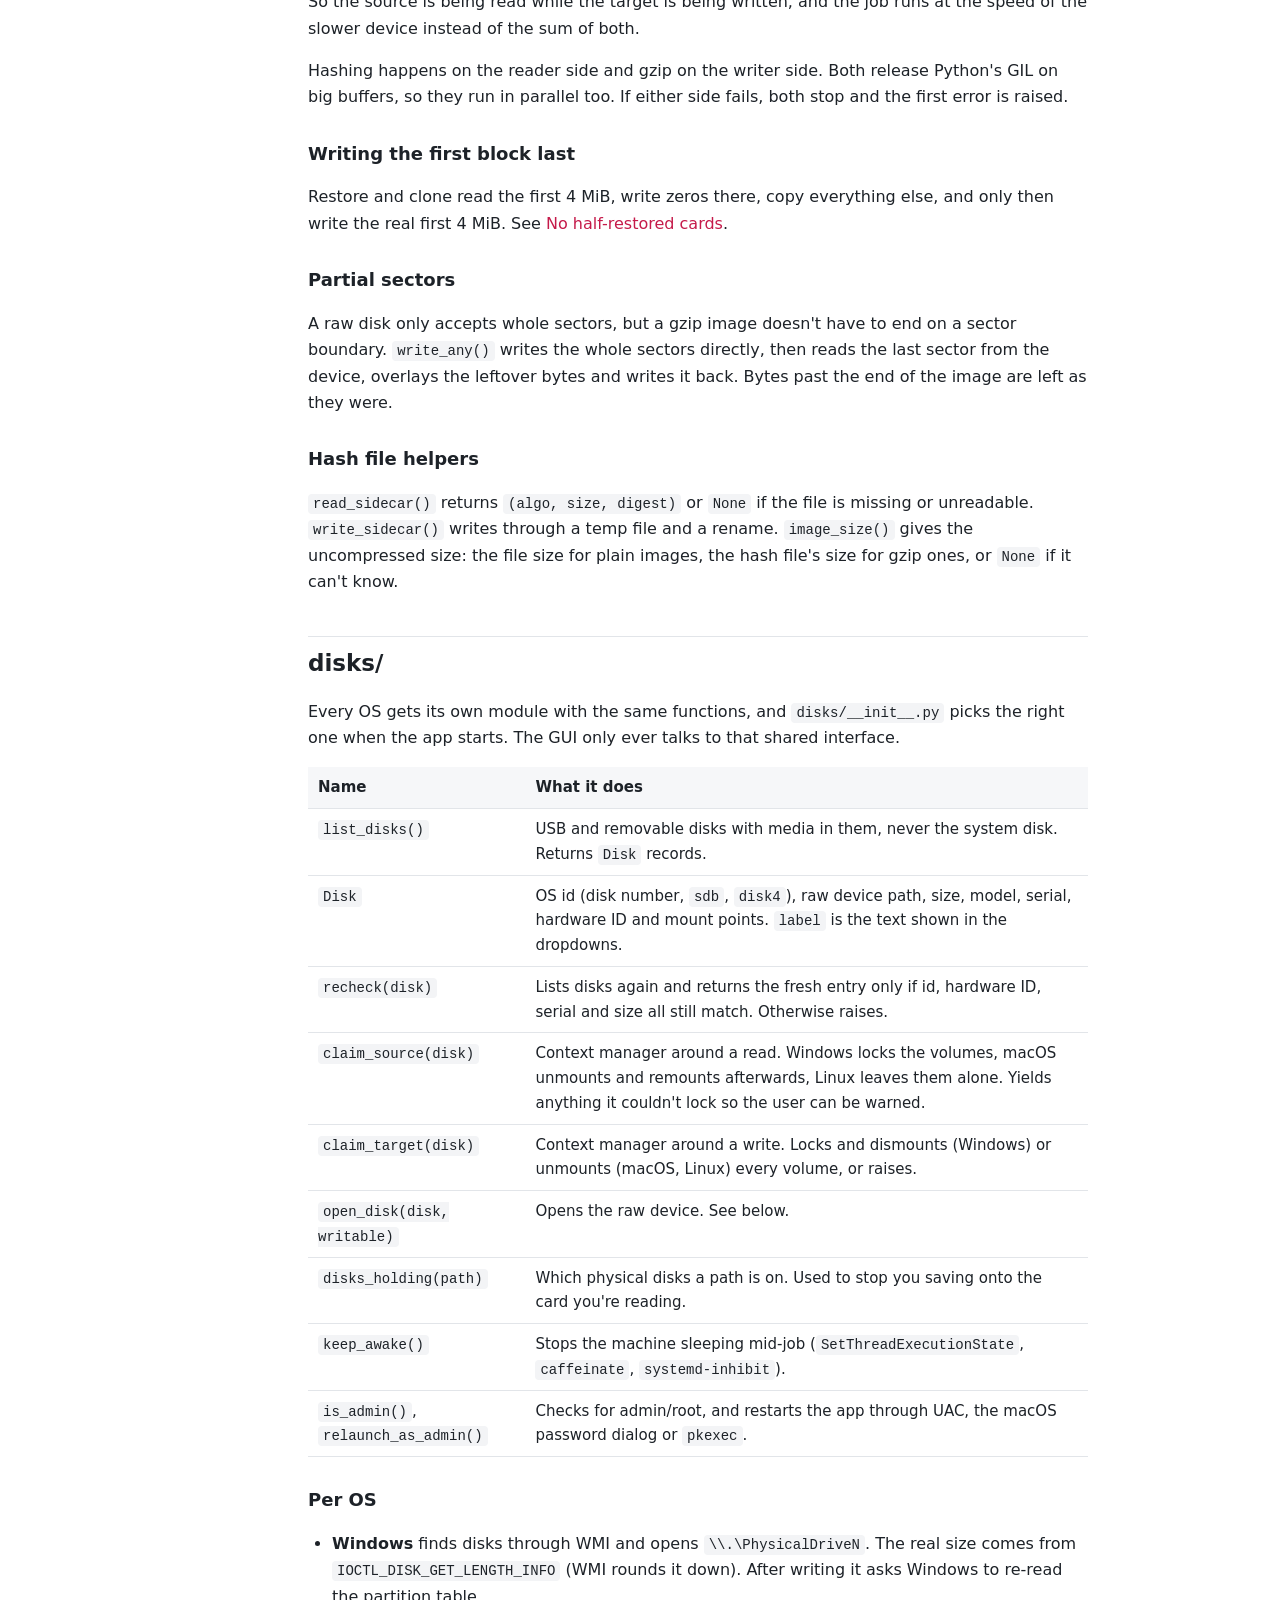
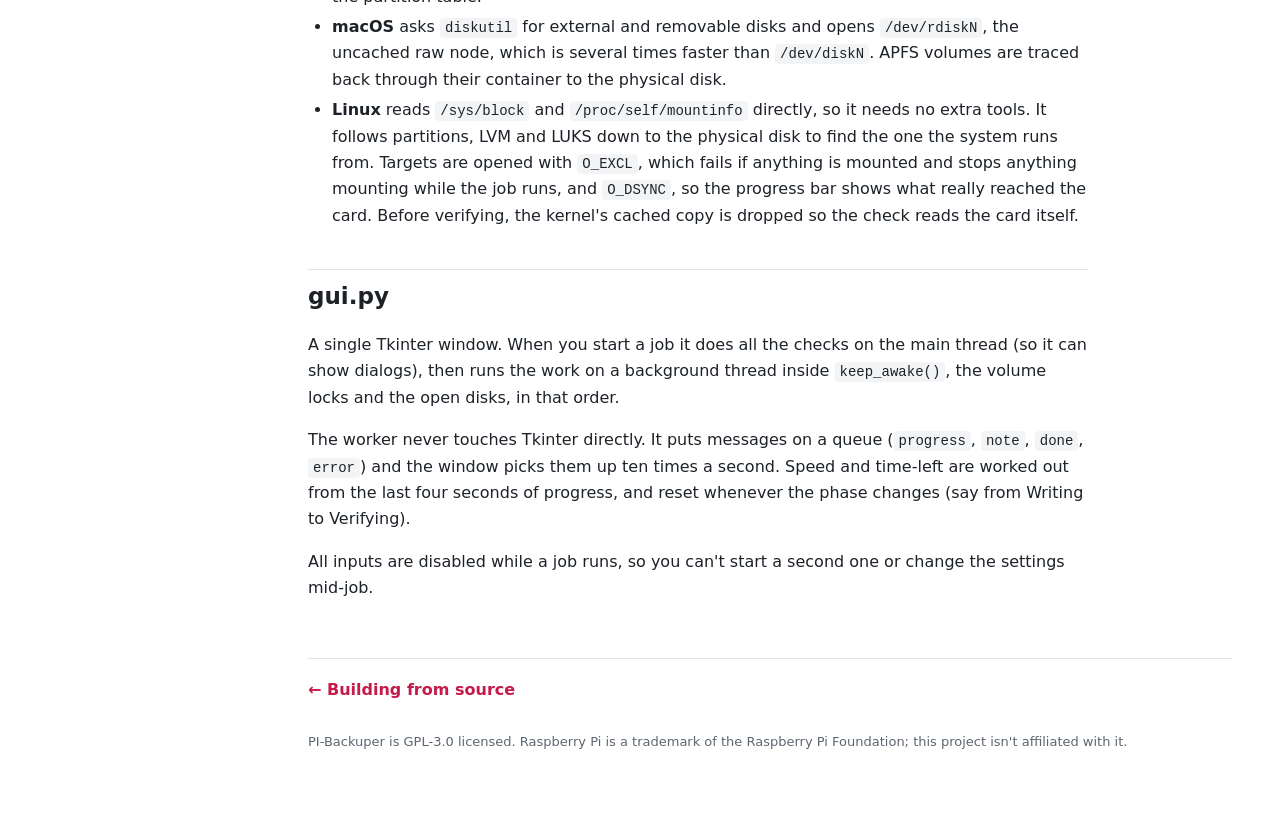
<file: docs/how-it-works.html>
<!DOCTYPE html>
<html lang="en">
<head>
<meta charset="utf-8">
<meta name="viewport" content="width=device-width, initial-scale=1">
<title>How it works | PI-Backuper</title>
<meta name="description" content="A tour of the code for anyone who wants to change it, or just wants to know what it&#x27;s doing to their card.">
<link rel="icon" href="favicon.ico">
<link rel="stylesheet" href="style.css">
</head>
<body>
<header class="top">
  <button id="menu-btn" aria-label="Menu">&#9776;</button>
  <a class="brand" href="index.html"><img src="favicon.ico" alt="">PI-Backuper <span class="ver">v1.0.0</span></a>
  <div class="links">
    <a href="https://github.com/cfunkz/PI-Backuper/releases">Download</a>
    <a href="https://github.com/cfunkz/PI-Backuper">GitHub</a>
  </div>
</header>
<div class="layout">
<nav class="side">
<h4>Introduction</h4>
<a href="index.html">Overview</a>
<a href="getting-started.html">Getting started</a>
<h4>Using it</h4>
<a href="backup.html">Backup</a>
<a href="restore.html">Restore</a>
<a href="clone.html">Clone</a>
<h4>Details</h4>
<a href="verification.html">Verification and hashes</a>
<a href="gzip.html">Image formats</a>
<a href="safety.html">Safety checks</a>
<a href="troubleshooting.html">Troubleshooting</a>
<h4>Developers</h4>
<a href="building.html">Building from source</a>
<a href="how-it-works.html" class="active">How it works</a>
</nav>
<main>
<article>
<h1>How it works</h1>
<p class="lead">A tour of the code for anyone who wants to change it, or just wants to know what it's doing to their card.</p>
<p>The code is split into three layers that only talk downwards:</p>
<pre><code>gui.py      the window; runs jobs on a worker thread
  │
  ├── disks/       list disks, open them raw, lock or unmount volumes
  │     windows.py, macos.py, linux.py (one is picked at startup)
  └── imaging.py   backup / restore / clone / verify, pure Python</code></pre>
<p><code>imaging.py</code> never imports anything OS-specific. It works on any object that looks like a disk, which is why the tests can run on Linux with fake disks in memory.</p>

<h2 id="imaging-py">imaging.py</h2>
<h3 id="the-device-interface">The device interface</h3>
<p>Anything with these is a device:</p>
<table>
  <tr><th>Member</th><th>Meaning</th></tr>
  <tr><td><code>size</code></td><td>Total size in bytes.</td></tr>
  <tr><td><code>sector</code></td><td>Sector size, usually 512 or 4096.</td></tr>
  <tr><td><code>read(offset, length)</code></td><td>Read bytes. Offsets and lengths are whole sectors.</td></tr>
  <tr><td><code>write(offset, data)</code></td><td>Write bytes. Same rule.</td></tr>
  <tr><td><code>flush()</code></td><td>Make sure writes have reached the device.</td></tr>
</table>

<h3 id="jobs">Jobs</h3>
<table>
  <tr><th>Function</th><th>What it does</th></tr>
  <tr><td><code>backup(dev, out_path, job, compress=True, verify=True)</code></td><td>Images the whole device to <code>out_path</code> via a <code>.partial</code> file, writes the <code>.hash.txt</code>, returns the SHA-256.</td></tr>
  <tr><td><code>restore(image_path, dev, job, verify=True)</code></td><td>Writes a plain or gzip image from sector 0, checks it against the hash file, writes the first block last.</td></tr>
  <tr><td><code>clone(src, dst, job, verify=True)</code></td><td>Copies <code>src</code> onto <code>dst</code> the same way.</td></tr>
</table>
<p>Each raises <code>Cancelled</code> if the job was cancelled, <code>VerifyError</code> if a hash check fails, <code>ValueError</code> for size problems, and lets <code>OSError</code> from the device through.</p>

<h3 id="job">Job</h3>
<p><code>Job</code> is a small object shared between the GUI and the worker. It holds a cancel flag (<code>job.cancel()</code>, checked with <code>job.check()</code>) and a progress callback, <code>on_progress(phase, bytes_done, fraction)</code>. Progress calls are throttled to four a second so the GUI isn't flooded.</p>

<h3 id="the-copy-loop">The copy loop</h3>
<p><code>pump()</code> moves data in 4 MiB chunks. A reader thread pulls chunks from the source and puts them on a queue up to 8 deep (32 MiB). The main worker thread takes them off and writes them. So the source is being read while the target is being written, and the job runs at the speed of the slower device instead of the sum of both.</p>
<p>Hashing happens on the reader side and gzip on the writer side. Both release Python's GIL on big buffers, so they run in parallel too. If either side fails, both stop and the first error is raised.</p>

<h3 id="writing-the-first-block-last">Writing the first block last</h3>
<p>Restore and clone read the first 4 MiB, write zeros there, copy everything else, and only then write the real first 4 MiB. See <a href="safety.html#no-half-restored-cards">No half-restored cards</a>.</p>

<h3 id="partial-sectors">Partial sectors</h3>
<p>A raw disk only accepts whole sectors, but a gzip image doesn't have to end on a sector boundary. <code>write_any()</code> writes the whole sectors directly, then reads the last sector from the device, overlays the leftover bytes and writes it back. Bytes past the end of the image are left as they were.</p>

<h3 id="hash-file-helpers">Hash file helpers</h3>
<p><code>read_sidecar()</code> returns <code>(algo, size, digest)</code> or <code>None</code> if the file is missing or unreadable. <code>write_sidecar()</code> writes through a temp file and a rename. <code>image_size()</code> gives the uncompressed size: the file size for plain images, the hash file's size for gzip ones, or <code>None</code> if it can't know.</p>

<h2 id="disks">disks/</h2>
<p>Every OS gets its own module with the same functions, and <code>disks/__init__.py</code> picks the right one when the app starts. The GUI only ever talks to that shared interface.</p>
<table>
  <tr><th>Name</th><th>What it does</th></tr>
  <tr><td><code>list_disks()</code></td><td>USB and removable disks with media in them, never the system disk. Returns <code>Disk</code> records.</td></tr>
  <tr><td><code>Disk</code></td><td>OS id (disk number, <code>sdb</code>, <code>disk4</code>), raw device path, size, model, serial, hardware ID and mount points. <code>label</code> is the text shown in the dropdowns.</td></tr>
  <tr><td><code>recheck(disk)</code></td><td>Lists disks again and returns the fresh entry only if id, hardware ID, serial and size all still match. Otherwise raises.</td></tr>
  <tr><td><code>claim_source(disk)</code></td><td>Context manager around a read. Windows locks the volumes, macOS unmounts and remounts afterwards, Linux leaves them alone. Yields anything it couldn't lock so the user can be warned.</td></tr>
  <tr><td><code>claim_target(disk)</code></td><td>Context manager around a write. Locks and dismounts (Windows) or unmounts (macOS, Linux) every volume, or raises.</td></tr>
  <tr><td><code>open_disk(disk, writable)</code></td><td>Opens the raw device. See below.</td></tr>
  <tr><td><code>disks_holding(path)</code></td><td>Which physical disks a path is on. Used to stop you saving onto the card you're reading.</td></tr>
  <tr><td><code>keep_awake()</code></td><td>Stops the machine sleeping mid-job (<code>SetThreadExecutionState</code>, <code>caffeinate</code>, <code>systemd-inhibit</code>).</td></tr>
  <tr><td><code>is_admin()</code>, <code>relaunch_as_admin()</code></td><td>Checks for admin/root, and restarts the app through UAC, the macOS password dialog or <code>pkexec</code>.</td></tr>
</table>
<h3 id="per-os">Per OS</h3>
<ul>
  <li><strong>Windows</strong> finds disks through WMI and opens <code>\\.\PhysicalDriveN</code>. The real size comes from <code>IOCTL_DISK_GET_LENGTH_INFO</code> (WMI rounds it down). After writing it asks Windows to re-read the partition table.</li>
  <li><strong>macOS</strong> asks <code>diskutil</code> for external and removable disks and opens <code>/dev/rdiskN</code>, the uncached raw node, which is several times faster than <code>/dev/diskN</code>. APFS volumes are traced back through their container to the physical disk.</li>
  <li><strong>Linux</strong> reads <code>/sys/block</code> and <code>/proc/self/mountinfo</code> directly, so it needs no extra tools. It follows partitions, LVM and LUKS down to the physical disk to find the one the system runs from. Targets are opened with <code>O_EXCL</code>, which fails if anything is mounted and stops anything mounting while the job runs, and <code>O_DSYNC</code>, so the progress bar shows what really reached the card. Before verifying, the kernel's cached copy is dropped so the check reads the card itself.</li>
</ul>

<h2 id="gui-py">gui.py</h2>
<p>A single Tkinter window. When you start a job it does all the checks on the main thread (so it can show dialogs), then runs the work on a background thread inside <code>keep_awake()</code>, the volume locks and the open disks, in that order.</p>
<p>The worker never touches Tkinter directly. It puts messages on a queue (<code>progress</code>, <code>note</code>, <code>done</code>, <code>error</code>) and the window picks them up ten times a second. Speed and time-left are worked out from the last four seconds of progress, and reset whenever the phase changes (say from Writing to Verifying).</p>
<p>All inputs are disabled while a job runs, so you can't start a second one or change the settings mid-job.</p>

</article>
<div class="pager"><a href="building.html">&larr; Building from source</a><span></span></div>
<footer>PI-Backuper is GPL-3.0 licensed. Raspberry Pi is a trademark of the Raspberry Pi Foundation; this project isn't affiliated with it.</footer>
</main>
</div>
<script src="site.js"></script>
</body>
</html>
</file>
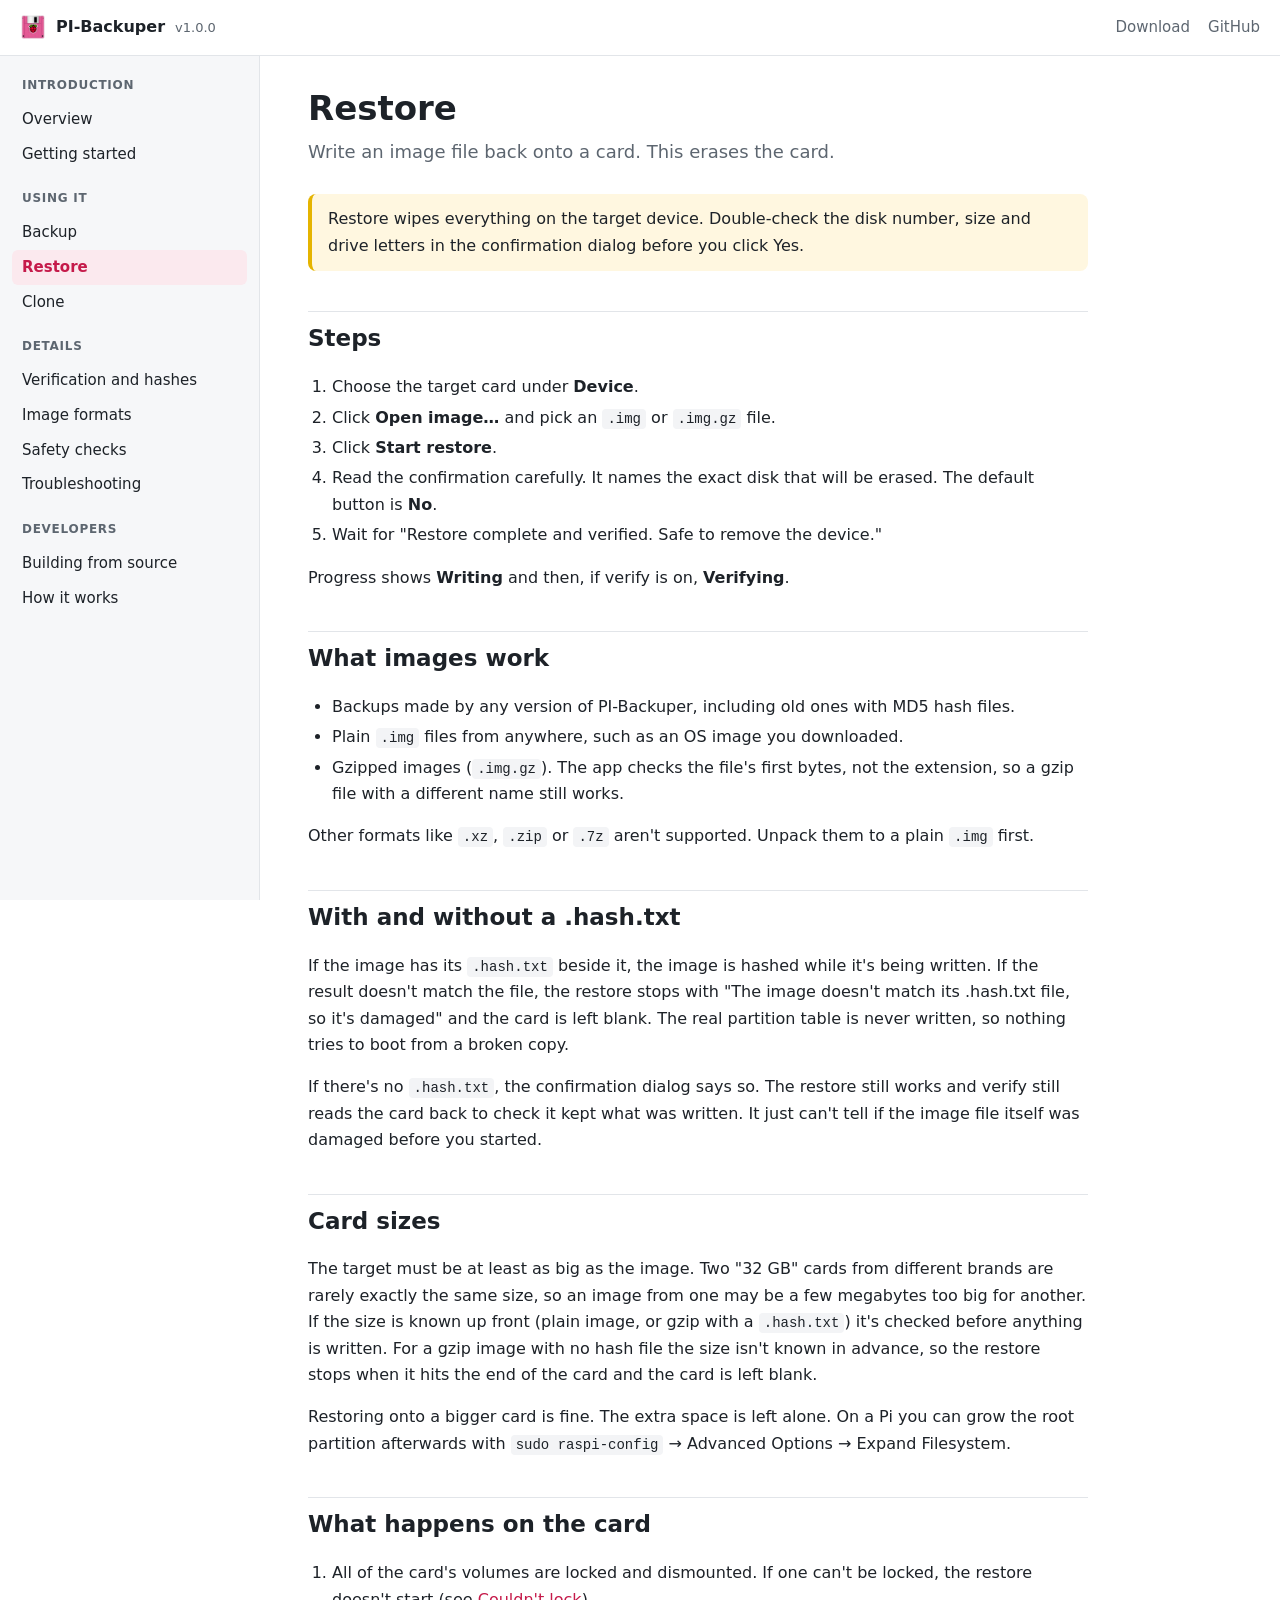
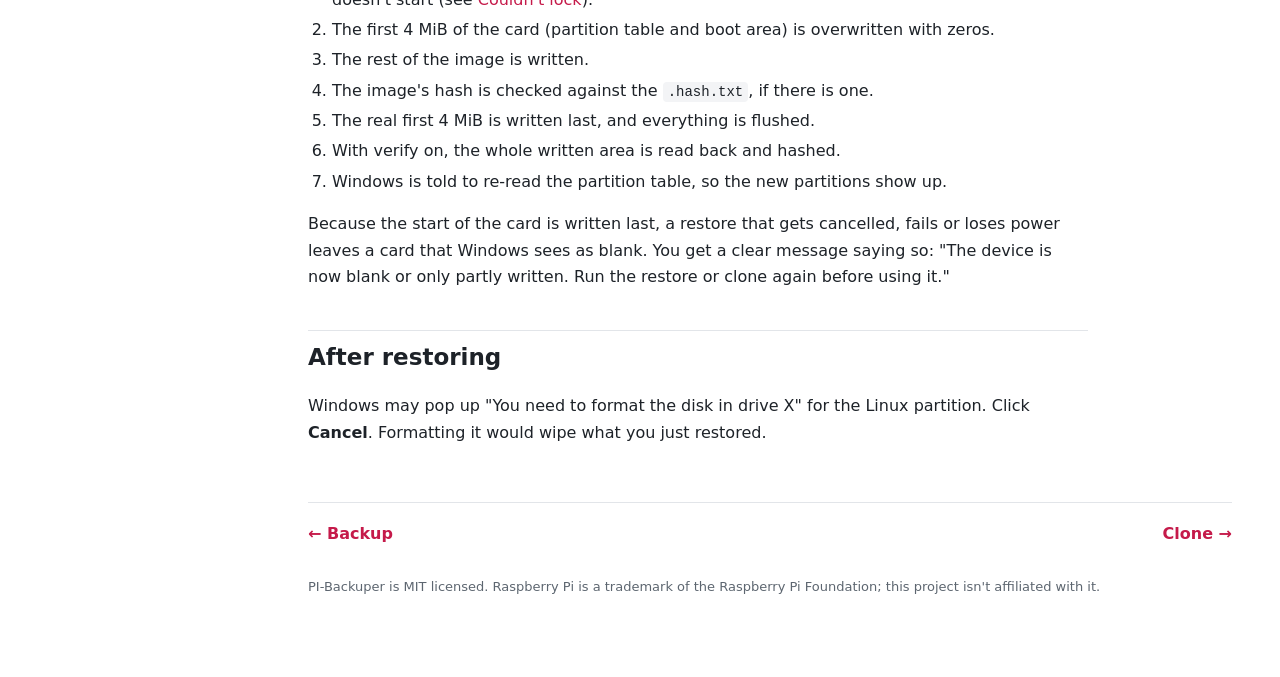
<file: docs/restore.html>
<!DOCTYPE html>
<html lang="en">
<head>
<meta charset="utf-8">
<meta name="viewport" content="width=device-width, initial-scale=1">
<title>Restore | PI-Backuper</title>
<meta name="description" content="Write an image file back onto a card. This erases the card.">
<link rel="icon" href="favicon.ico">
<link rel="stylesheet" href="style.css">
</head>
<body>
<header class="top">
  <button id="menu-btn" aria-label="Menu">&#9776;</button>
  <a class="brand" href="index.html"><img src="favicon.ico" alt="">PI-Backuper <span class="ver">v1.0.0</span></a>
  <div class="links">
    <a href="https://github.com/cfunkz/PI-Backuper/releases">Download</a>
    <a href="https://github.com/cfunkz/PI-Backuper">GitHub</a>
  </div>
</header>
<div class="layout">
<nav class="side">
<h4>Introduction</h4>
<a href="index.html">Overview</a>
<a href="getting-started.html">Getting started</a>
<h4>Using it</h4>
<a href="backup.html">Backup</a>
<a href="restore.html" class="active">Restore</a>
<a href="clone.html">Clone</a>
<h4>Details</h4>
<a href="verification.html">Verification and hashes</a>
<a href="gzip.html">Image formats</a>
<a href="safety.html">Safety checks</a>
<a href="troubleshooting.html">Troubleshooting</a>
<h4>Developers</h4>
<a href="building.html">Building from source</a>
<a href="how-it-works.html">How it works</a>
</nav>
<main>
<article>
<h1>Restore</h1>
<p class="lead">Write an image file back onto a card. This erases the card.</p>
<div class="warn"><p>Restore wipes everything on the target device. Double-check the disk number, size and drive letters in the confirmation dialog before you click Yes.</p></div>

<h2 id="steps">Steps</h2>
<ol>
  <li>Choose the target card under <strong>Device</strong>.</li>
  <li>Click <strong>Open image…</strong> and pick an <code>.img</code> or <code>.img.gz</code> file.</li>
  <li>Click <strong>Start restore</strong>.</li>
  <li>Read the confirmation carefully. It names the exact disk that will be erased. The default button is <strong>No</strong>.</li>
  <li>Wait for "Restore complete and verified. Safe to remove the device."</li>
</ol>
<p>Progress shows <strong>Writing</strong> and then, if verify is on, <strong>Verifying</strong>.</p>

<h2 id="what-images-work">What images work</h2>
<ul>
  <li>Backups made by any version of PI-Backuper, including old ones with MD5 hash files.</li>
  <li>Plain <code>.img</code> files from anywhere, such as an OS image you downloaded.</li>
  <li>Gzipped images (<code>.img.gz</code>). The app checks the file's first bytes, not the extension, so a gzip file with a different name still works.</li>
</ul>
<p>Other formats like <code>.xz</code>, <code>.zip</code> or <code>.7z</code> aren't supported. Unpack them to a plain <code>.img</code> first.</p>

<h2 id="with-and-without-a-hash-txt">With and without a .hash.txt</h2>
<p>If the image has its <code>.hash.txt</code> beside it, the image is hashed while it's being written. If the result doesn't match the file, the restore stops with "The image doesn't match its .hash.txt file, so it's damaged" and the card is left blank. The real partition table is never written, so nothing tries to boot from a broken copy.</p>
<p>If there's no <code>.hash.txt</code>, the confirmation dialog says so. The restore still works and verify still reads the card back to check it kept what was written. It just can't tell if the image file itself was damaged before you started.</p>

<h2 id="card-sizes">Card sizes</h2>
<p>The target must be at least as big as the image. Two "32 GB" cards from different brands are rarely exactly the same size, so an image from one may be a few megabytes too big for another. If the size is known up front (plain image, or gzip with a <code>.hash.txt</code>) it's checked before anything is written. For a gzip image with no hash file the size isn't known in advance, so the restore stops when it hits the end of the card and the card is left blank.</p>
<p>Restoring onto a bigger card is fine. The extra space is left alone. On a Pi you can grow the root partition afterwards with <code>sudo raspi-config</code> → Advanced Options → Expand Filesystem.</p>

<h2 id="what-happens-on-the-card">What happens on the card</h2>
<ol>
  <li>All of the card's volumes are locked and dismounted. If one can't be locked, the restore doesn't start (see <a href="troubleshooting.html#couldnt-lock">Couldn't lock</a>).</li>
  <li>The first 4 MiB of the card (partition table and boot area) is overwritten with zeros.</li>
  <li>The rest of the image is written.</li>
  <li>The image's hash is checked against the <code>.hash.txt</code>, if there is one.</li>
  <li>The real first 4 MiB is written last, and everything is flushed.</li>
  <li>With verify on, the whole written area is read back and hashed.</li>
  <li>Windows is told to re-read the partition table, so the new partitions show up.</li>
</ol>
<p>Because the start of the card is written last, a restore that gets cancelled, fails or loses power leaves a card that Windows sees as blank. You get a clear message saying so: "The device is now blank or only partly written. Run the restore or clone again before using it."</p>

<h2 id="after-restoring">After restoring</h2>
<p>Windows may pop up "You need to format the disk in drive X" for the Linux partition. Click <strong>Cancel</strong>. Formatting it would wipe what you just restored.</p>

</article>
<div class="pager"><a href="backup.html">&larr; Backup</a><a href="clone.html">Clone &rarr;</a></div>
<footer>PI-Backuper is MIT licensed. Raspberry Pi is a trademark of the Raspberry Pi Foundation; this project isn't affiliated with it.</footer>
</main>
</div>
<script src="site.js"></script>
</body>
</html>
</file>
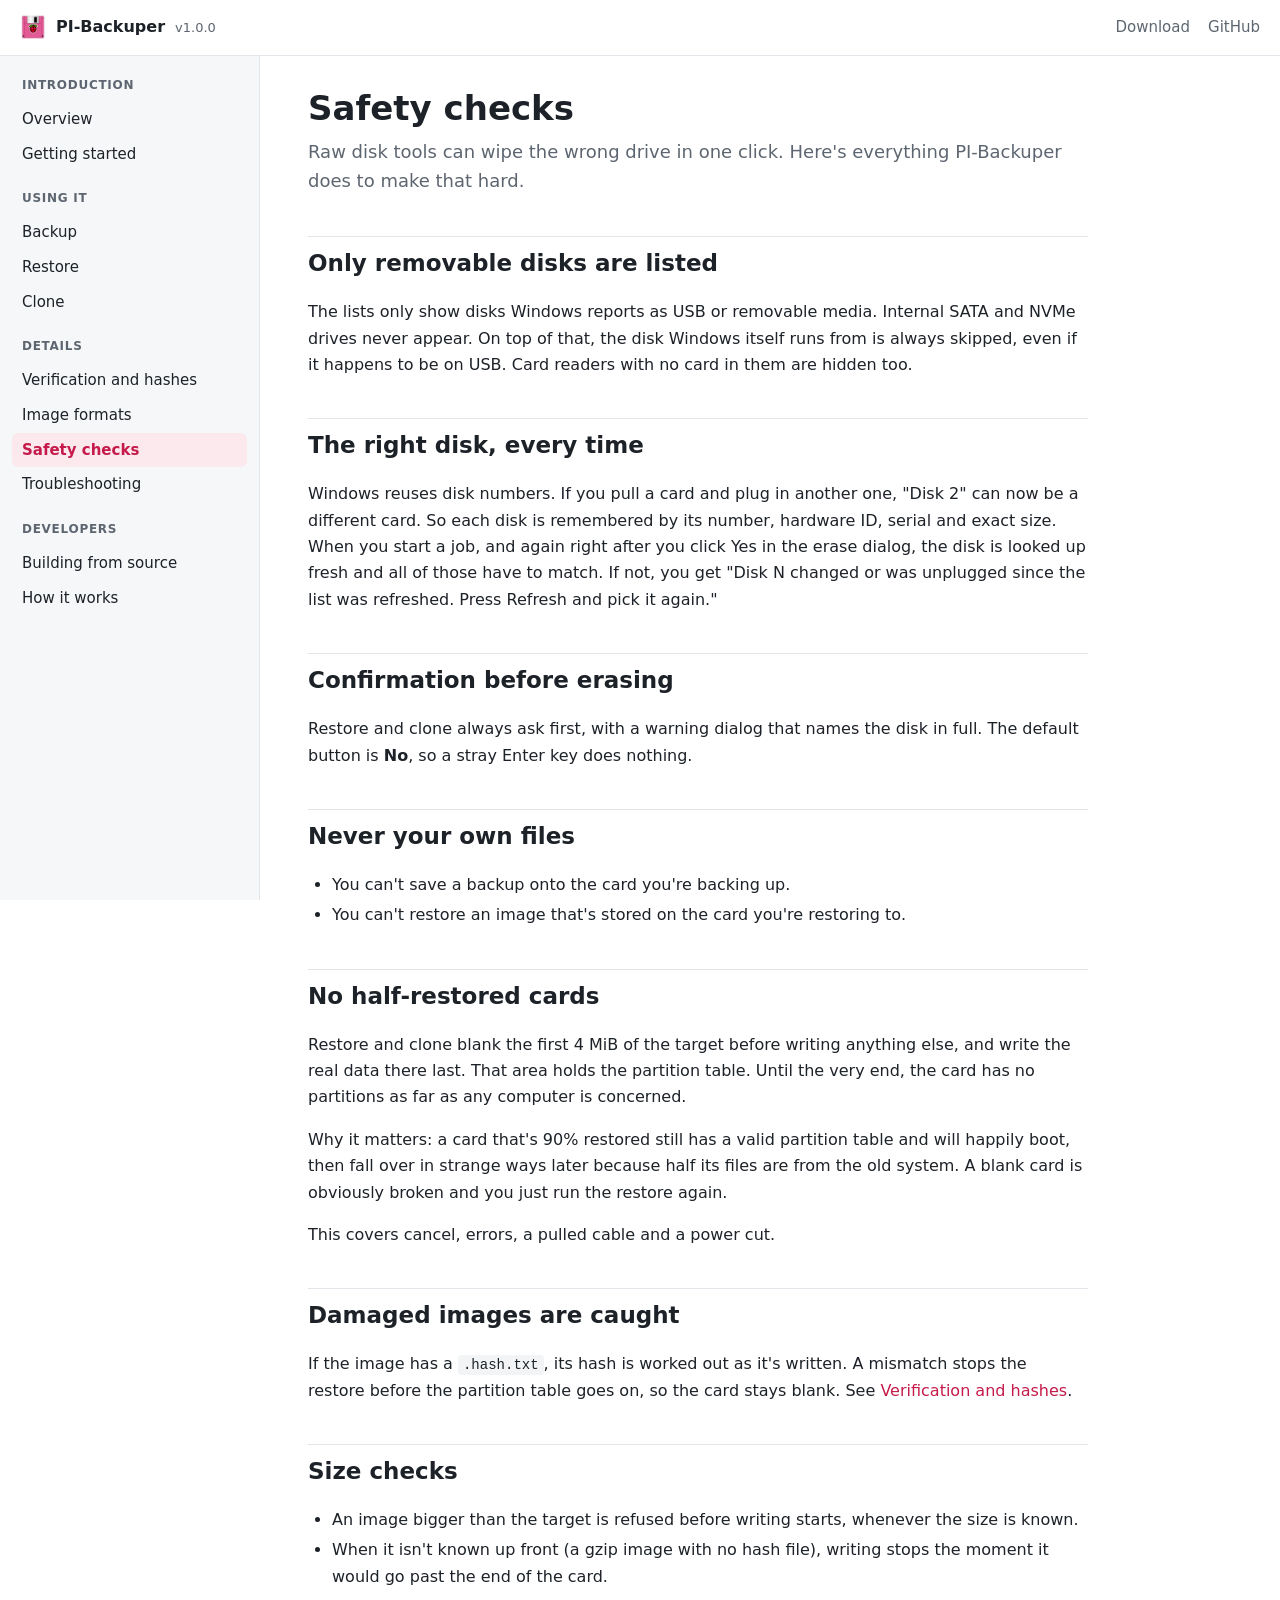
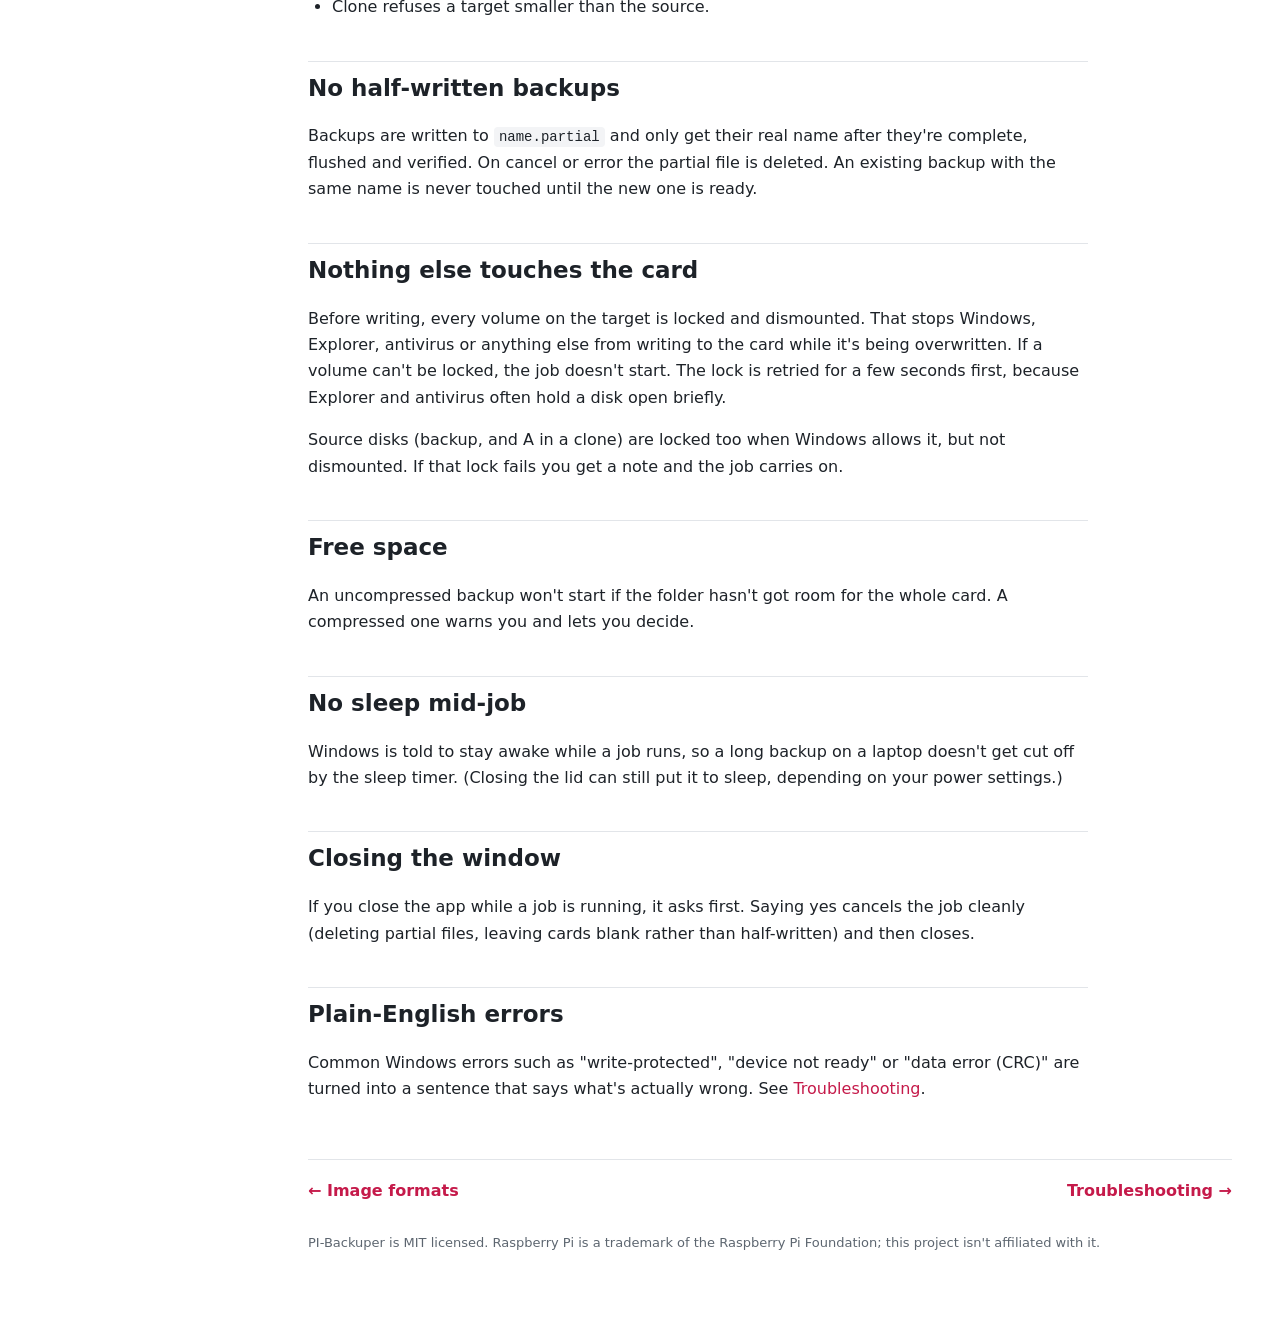
<file: docs/safety.html>
<!DOCTYPE html>
<html lang="en">
<head>
<meta charset="utf-8">
<meta name="viewport" content="width=device-width, initial-scale=1">
<title>Safety checks | PI-Backuper</title>
<meta name="description" content="Raw disk tools can wipe the wrong drive in one click. Here&#x27;s everything PI-Backuper does to make that hard.">
<link rel="icon" href="favicon.ico">
<link rel="stylesheet" href="style.css">
</head>
<body>
<header class="top">
  <button id="menu-btn" aria-label="Menu">&#9776;</button>
  <a class="brand" href="index.html"><img src="favicon.ico" alt="">PI-Backuper <span class="ver">v1.0.0</span></a>
  <div class="links">
    <a href="https://github.com/cfunkz/PI-Backuper/releases">Download</a>
    <a href="https://github.com/cfunkz/PI-Backuper">GitHub</a>
  </div>
</header>
<div class="layout">
<nav class="side">
<h4>Introduction</h4>
<a href="index.html">Overview</a>
<a href="getting-started.html">Getting started</a>
<h4>Using it</h4>
<a href="backup.html">Backup</a>
<a href="restore.html">Restore</a>
<a href="clone.html">Clone</a>
<h4>Details</h4>
<a href="verification.html">Verification and hashes</a>
<a href="gzip.html">Image formats</a>
<a href="safety.html" class="active">Safety checks</a>
<a href="troubleshooting.html">Troubleshooting</a>
<h4>Developers</h4>
<a href="building.html">Building from source</a>
<a href="how-it-works.html">How it works</a>
</nav>
<main>
<article>
<h1>Safety checks</h1>
<p class="lead">Raw disk tools can wipe the wrong drive in one click. Here's everything PI-Backuper does to make that hard.</p>
<h2 id="only-removable-disks-are-listed">Only removable disks are listed</h2>
<p>The lists only show disks Windows reports as USB or removable media. Internal SATA and NVMe drives never appear. On top of that, the disk Windows itself runs from is always skipped, even if it happens to be on USB. Card readers with no card in them are hidden too.</p>

<h2 id="the-right-disk-every-time">The right disk, every time</h2>
<p>Windows reuses disk numbers. If you pull a card and plug in another one, "Disk 2" can now be a different card. So each disk is remembered by its number, hardware ID, serial and exact size. When you start a job, and again right after you click Yes in the erase dialog, the disk is looked up fresh and all of those have to match. If not, you get "Disk N changed or was unplugged since the list was refreshed. Press Refresh and pick it again."</p>

<h2 id="confirmation-before-erasing">Confirmation before erasing</h2>
<p>Restore and clone always ask first, with a warning dialog that names the disk in full. The default button is <strong>No</strong>, so a stray Enter key does nothing.</p>

<h2 id="never-your-own-files">Never your own files</h2>
<ul>
  <li>You can't save a backup onto the card you're backing up.</li>
  <li>You can't restore an image that's stored on the card you're restoring to.</li>
</ul>

<h2 id="no-half-restored-cards">No half-restored cards</h2>
<p>Restore and clone blank the first 4 MiB of the target before writing anything else, and write the real data there last. That area holds the partition table. Until the very end, the card has no partitions as far as any computer is concerned.</p>
<p>Why it matters: a card that's 90% restored still has a valid partition table and will happily boot, then fall over in strange ways later because half its files are from the old system. A blank card is obviously broken and you just run the restore again.</p>
<p>This covers cancel, errors, a pulled cable and a power cut.</p>

<h2 id="damaged-images-are-caught">Damaged images are caught</h2>
<p>If the image has a <code>.hash.txt</code>, its hash is worked out as it's written. A mismatch stops the restore before the partition table goes on, so the card stays blank. See <a href="verification.html">Verification and hashes</a>.</p>

<h2 id="size-checks">Size checks</h2>
<ul>
  <li>An image bigger than the target is refused before writing starts, whenever the size is known.</li>
  <li>When it isn't known up front (a gzip image with no hash file), writing stops the moment it would go past the end of the card.</li>
  <li>Clone refuses a target smaller than the source.</li>
</ul>

<h2 id="no-half-written-backups">No half-written backups</h2>
<p>Backups are written to <code>name.partial</code> and only get their real name after they're complete, flushed and verified. On cancel or error the partial file is deleted. An existing backup with the same name is never touched until the new one is ready.</p>

<h2 id="nothing-else-touches-the-card">Nothing else touches the card</h2>
<p>Before writing, every volume on the target is locked and dismounted. That stops Windows, Explorer, antivirus or anything else from writing to the card while it's being overwritten. If a volume can't be locked, the job doesn't start. The lock is retried for a few seconds first, because Explorer and antivirus often hold a disk open briefly.</p>
<p>Source disks (backup, and A in a clone) are locked too when Windows allows it, but not dismounted. If that lock fails you get a note and the job carries on.</p>

<h2 id="free-space">Free space</h2>
<p>An uncompressed backup won't start if the folder hasn't got room for the whole card. A compressed one warns you and lets you decide.</p>

<h2 id="no-sleep-mid-job">No sleep mid-job</h2>
<p>Windows is told to stay awake while a job runs, so a long backup on a laptop doesn't get cut off by the sleep timer. (Closing the lid can still put it to sleep, depending on your power settings.)</p>

<h2 id="closing-the-window">Closing the window</h2>
<p>If you close the app while a job is running, it asks first. Saying yes cancels the job cleanly (deleting partial files, leaving cards blank rather than half-written) and then closes.</p>

<h2 id="plain-english-errors">Plain-English errors</h2>
<p>Common Windows errors such as "write-protected", "device not ready" or "data error (CRC)" are turned into a sentence that says what's actually wrong. See <a href="troubleshooting.html">Troubleshooting</a>.</p>

</article>
<div class="pager"><a href="gzip.html">&larr; Image formats</a><a href="troubleshooting.html">Troubleshooting &rarr;</a></div>
<footer>PI-Backuper is MIT licensed. Raspberry Pi is a trademark of the Raspberry Pi Foundation; this project isn't affiliated with it.</footer>
</main>
</div>
<script src="site.js"></script>
</body>
</html>
</file>
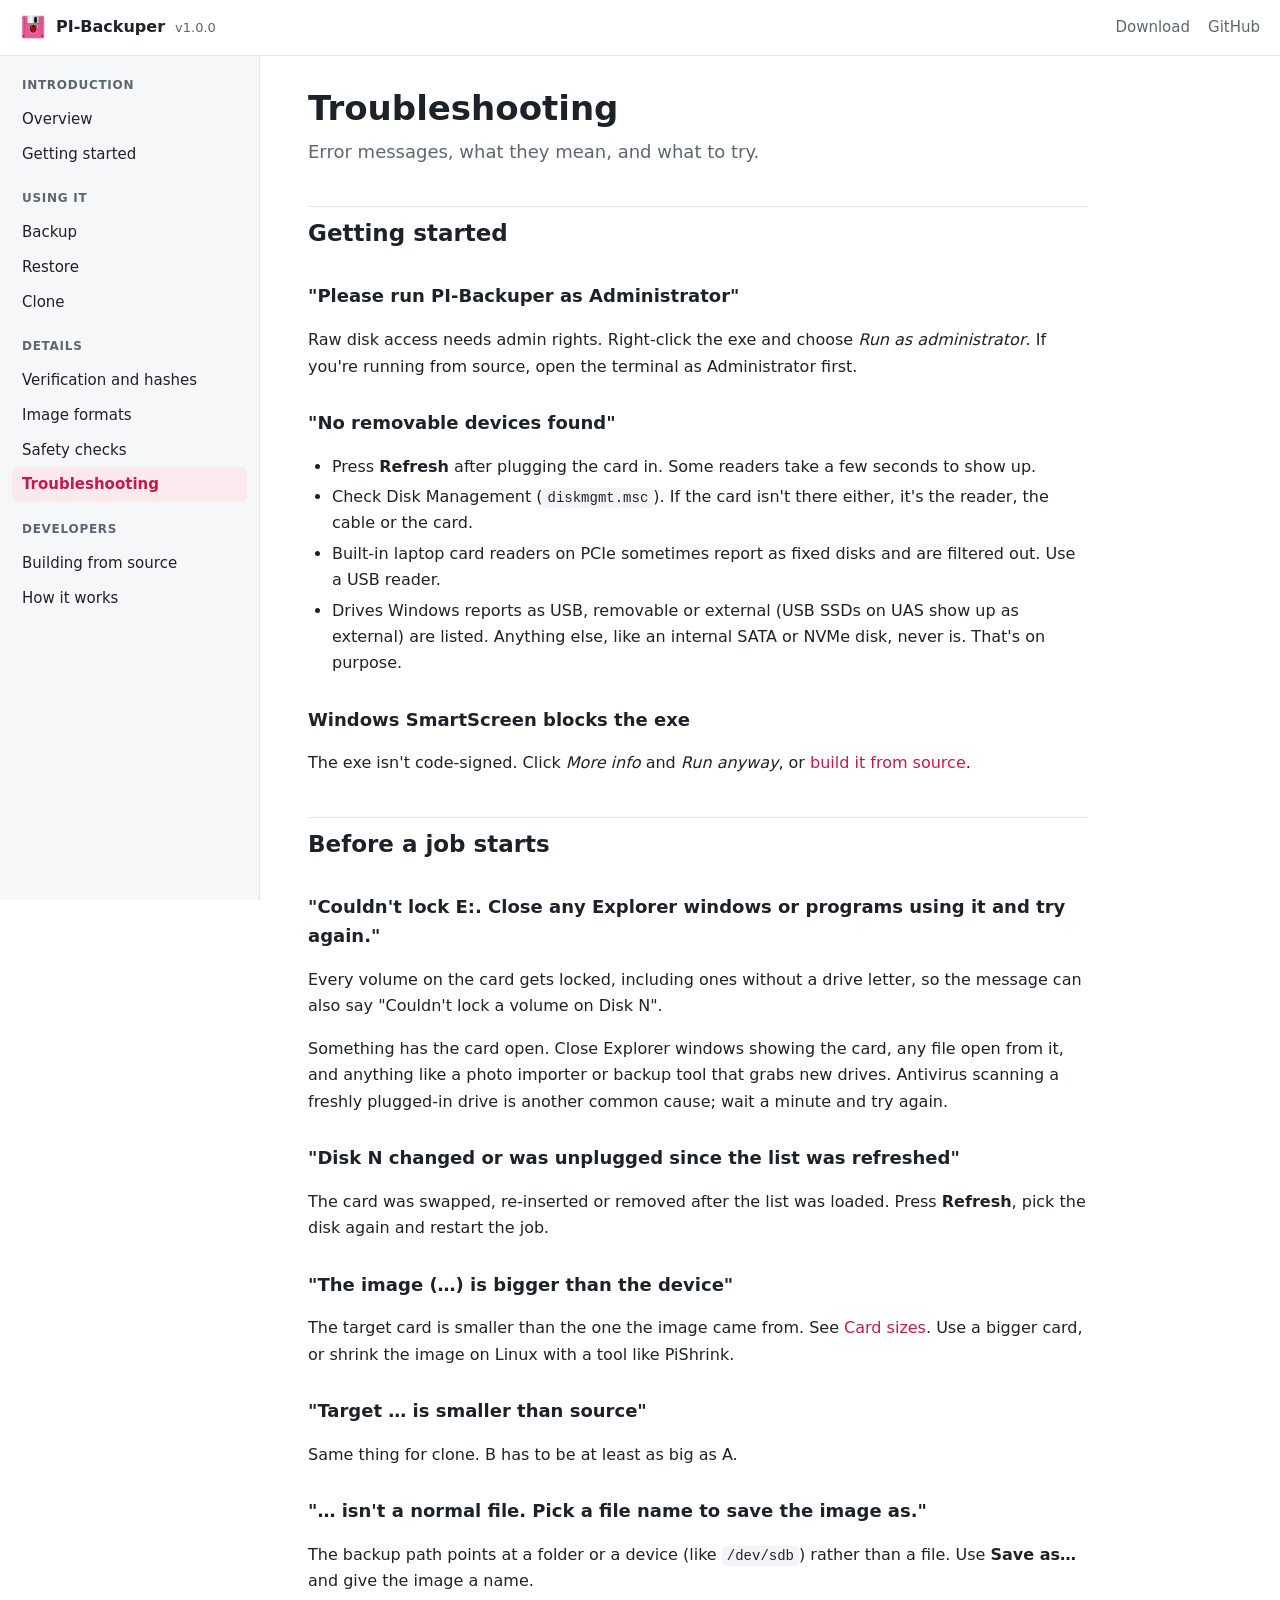
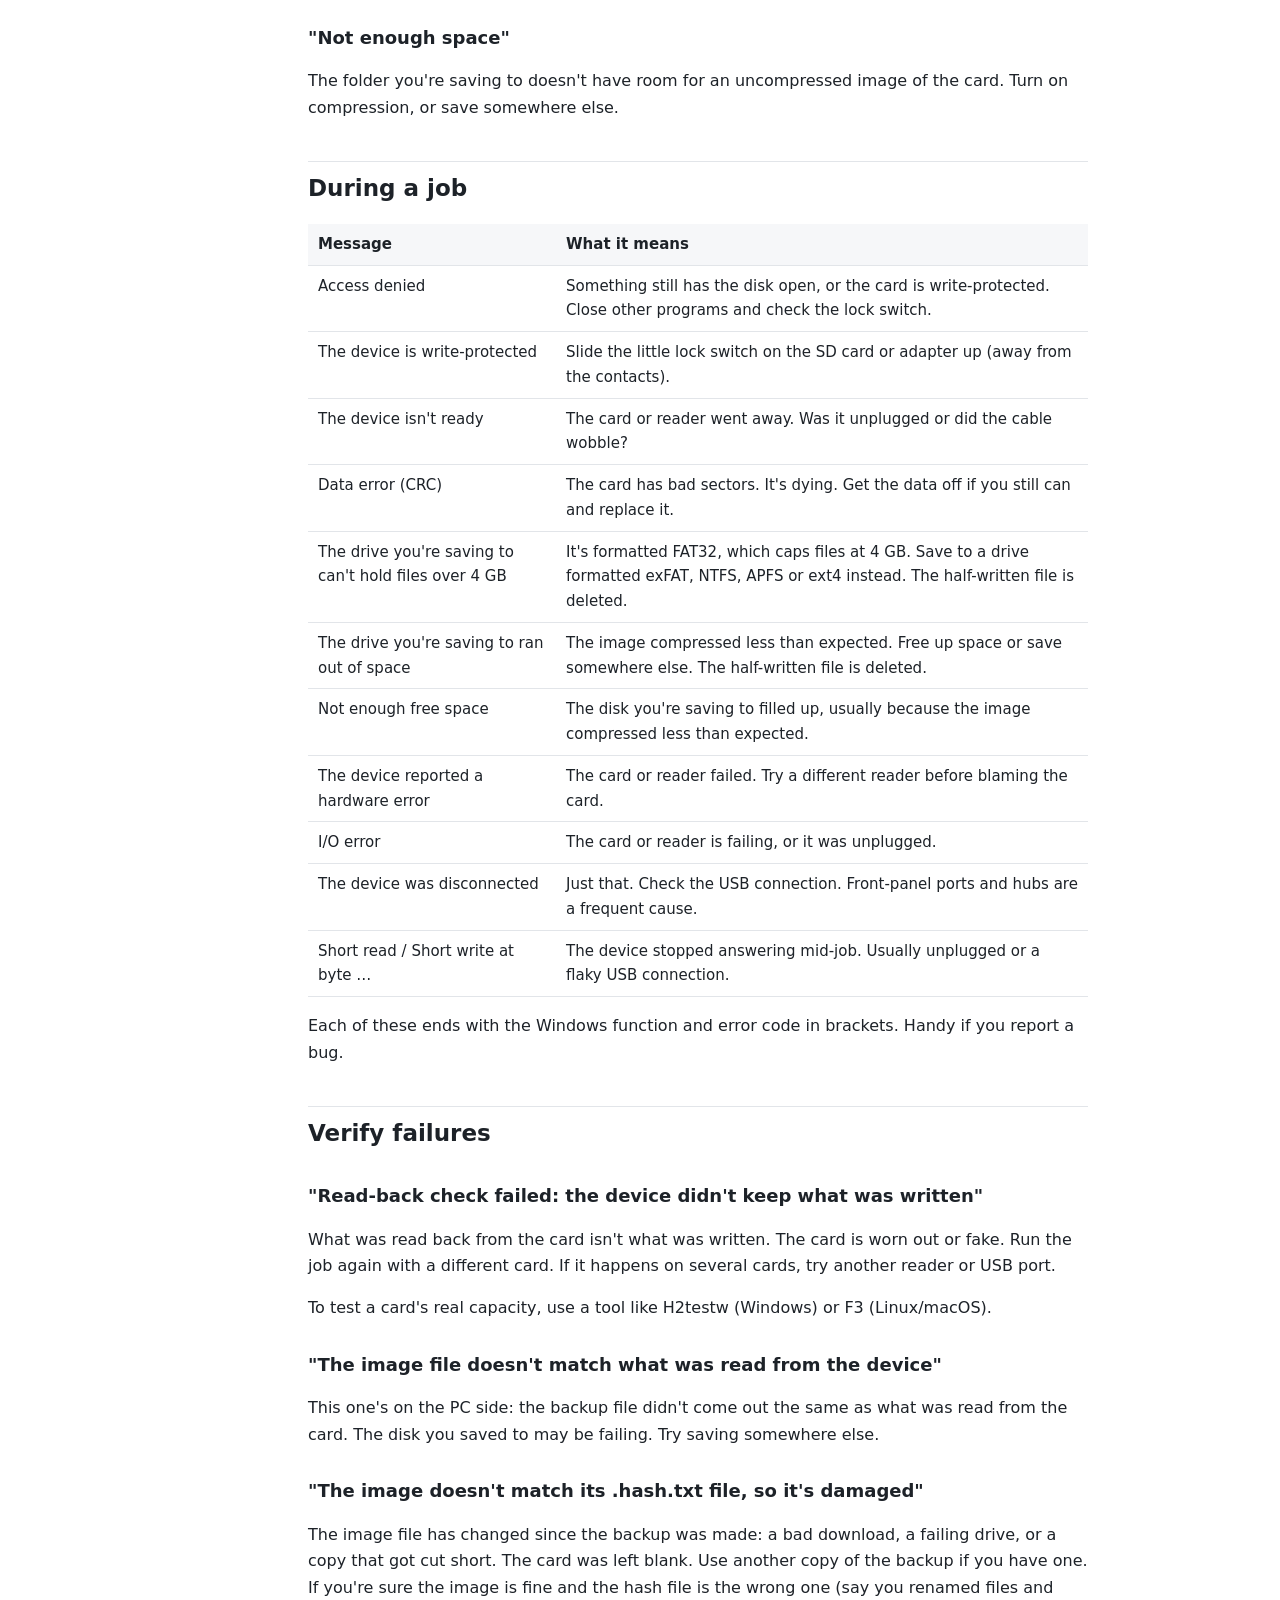
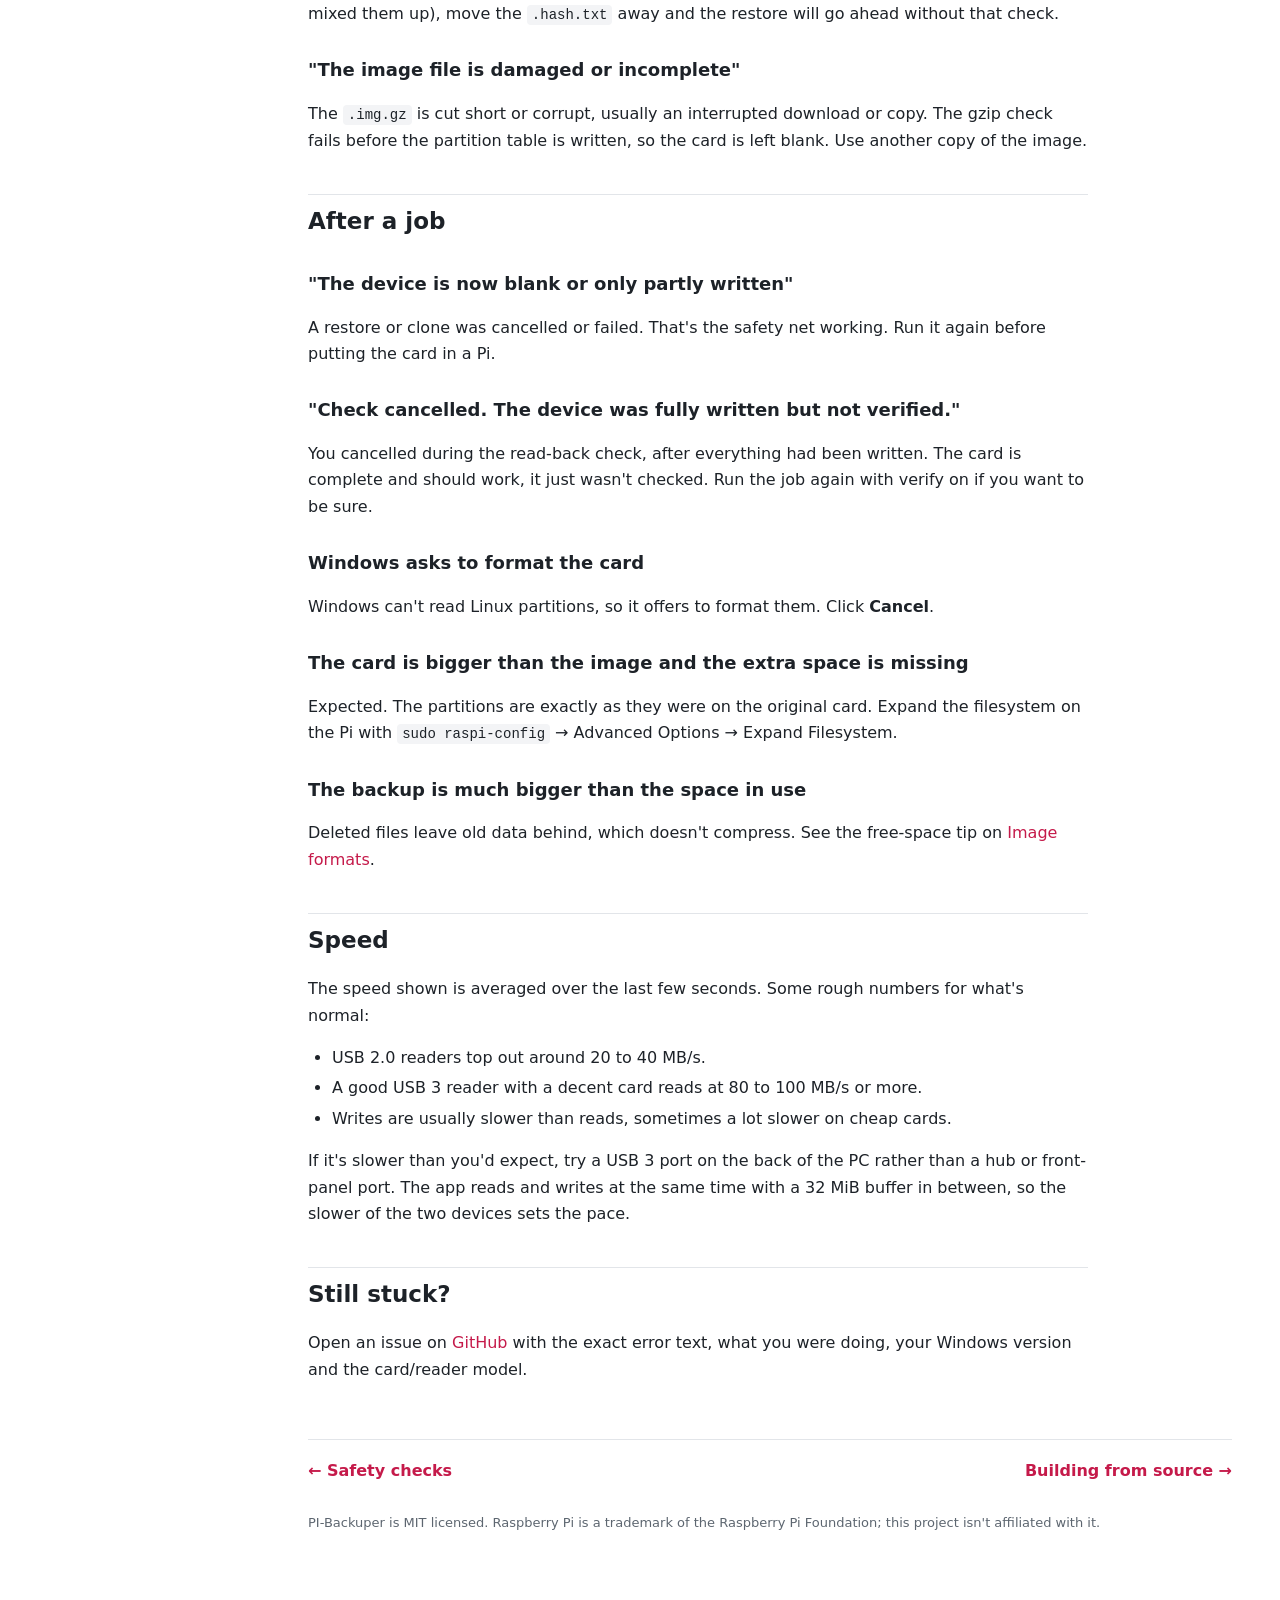
<file: docs/troubleshooting.html>
<!DOCTYPE html>
<html lang="en">
<head>
<meta charset="utf-8">
<meta name="viewport" content="width=device-width, initial-scale=1">
<title>Troubleshooting | PI-Backuper</title>
<meta name="description" content="Error messages, what they mean, and what to try.">
<link rel="icon" href="favicon.ico">
<link rel="stylesheet" href="style.css">
</head>
<body>
<header class="top">
  <button id="menu-btn" aria-label="Menu">&#9776;</button>
  <a class="brand" href="index.html"><img src="favicon.ico" alt="">PI-Backuper <span class="ver">v1.0.0</span></a>
  <div class="links">
    <a href="https://github.com/cfunkz/PI-Backuper/releases">Download</a>
    <a href="https://github.com/cfunkz/PI-Backuper">GitHub</a>
  </div>
</header>
<div class="layout">
<nav class="side">
<h4>Introduction</h4>
<a href="index.html">Overview</a>
<a href="getting-started.html">Getting started</a>
<h4>Using it</h4>
<a href="backup.html">Backup</a>
<a href="restore.html">Restore</a>
<a href="clone.html">Clone</a>
<h4>Details</h4>
<a href="verification.html">Verification and hashes</a>
<a href="gzip.html">Image formats</a>
<a href="safety.html">Safety checks</a>
<a href="troubleshooting.html" class="active">Troubleshooting</a>
<h4>Developers</h4>
<a href="building.html">Building from source</a>
<a href="how-it-works.html">How it works</a>
</nav>
<main>
<article>
<h1>Troubleshooting</h1>
<p class="lead">Error messages, what they mean, and what to try.</p>
<h2 id="getting-started">Getting started</h2>
<h3 id="please-run-pi-backuper-as-administrator">"Please run PI-Backuper as Administrator"</h3>
<p>Raw disk access needs admin rights. Right-click the exe and choose <em>Run as administrator</em>. If you're running from source, open the terminal as Administrator first.</p>

<h3 id="no-removable-devices-found">"No removable devices found"</h3>
<ul>
  <li>Press <strong>Refresh</strong> after plugging the card in. Some readers take a few seconds to show up.</li>
  <li>Check Disk Management (<code>diskmgmt.msc</code>). If the card isn't there either, it's the reader, the cable or the card.</li>
  <li>Built-in laptop card readers on PCIe sometimes report as fixed disks and are filtered out. Use a USB reader.</li>
  <li>Drives Windows reports as USB, removable or external (USB SSDs on UAS show up as external) are listed. Anything else, like an internal SATA or NVMe disk, never is. That's on purpose.</li>
</ul>

<h3 id="windows-smartscreen-blocks-the-exe">Windows SmartScreen blocks the exe</h3>
<p>The exe isn't code-signed. Click <em>More info</em> and <em>Run anyway</em>, or <a href="building.html">build it from source</a>.</p>

<h2 id="before-a-job-starts">Before a job starts</h2>
<h3 id="couldnt-lock">"Couldn't lock E:. Close any Explorer windows or programs using it and try again."</h3>
<p>Every volume on the card gets locked, including ones without a drive letter, so the message can also say "Couldn't lock a volume on Disk N".</p>
<p>Something has the card open. Close Explorer windows showing the card, any file open from it, and anything like a photo importer or backup tool that grabs new drives. Antivirus scanning a freshly plugged-in drive is another common cause; wait a minute and try again.</p>

<h3 id="disk-n-changed-or-was-unplugged-since-the-list-was-refreshed">"Disk N changed or was unplugged since the list was refreshed"</h3>
<p>The card was swapped, re-inserted or removed after the list was loaded. Press <strong>Refresh</strong>, pick the disk again and restart the job.</p>

<h3 id="the-image-is-bigger-than-the-device">"The image (…) is bigger than the device"</h3>
<p>The target card is smaller than the one the image came from. See <a href="restore.html#card-sizes">Card sizes</a>. Use a bigger card, or shrink the image on Linux with a tool like PiShrink.</p>

<h3 id="target-is-smaller-than-source">"Target … is smaller than source"</h3>
<p>Same thing for clone. B has to be at least as big as A.</p>

<h3 id="isnt-a-normal-file">"… isn't a normal file. Pick a file name to save the image as."</h3>
<p>The backup path points at a folder or a device (like <code>/dev/sdb</code>) rather than a file. Use <strong>Save as…</strong> and give the image a name.</p>

<h3 id="not-enough-space">"Not enough space"</h3>
<p>The folder you're saving to doesn't have room for an uncompressed image of the card. Turn on compression, or save somewhere else.</p>

<h2 id="during-a-job">During a job</h2>
<table>
  <tr><th>Message</th><th>What it means</th></tr>
  <tr><td>Access denied</td><td>Something still has the disk open, or the card is write-protected. Close other programs and check the lock switch.</td></tr>
  <tr><td>The device is write-protected</td><td>Slide the little lock switch on the SD card or adapter up (away from the contacts).</td></tr>
  <tr><td>The device isn't ready</td><td>The card or reader went away. Was it unplugged or did the cable wobble?</td></tr>
  <tr><td>Data error (CRC)</td><td>The card has bad sectors. It's dying. Get the data off if you still can and replace it.</td></tr>
  <tr><td>The drive you're saving to can't hold files over 4 GB</td><td>It's formatted FAT32, which caps files at 4 GB. Save to a drive formatted exFAT, NTFS, APFS or ext4 instead. The half-written file is deleted.</td></tr>
  <tr><td>The drive you're saving to ran out of space</td><td>The image compressed less than expected. Free up space or save somewhere else. The half-written file is deleted.</td></tr>
  <tr><td>Not enough free space</td><td>The disk you're saving to filled up, usually because the image compressed less than expected.</td></tr>
  <tr><td>The device reported a hardware error</td><td>The card or reader failed. Try a different reader before blaming the card.</td></tr>
  <tr><td>I/O error</td><td>The card or reader is failing, or it was unplugged.</td></tr>
  <tr><td>The device was disconnected</td><td>Just that. Check the USB connection. Front-panel ports and hubs are a frequent cause.</td></tr>
  <tr><td>Short read / Short write at byte …</td><td>The device stopped answering mid-job. Usually unplugged or a flaky USB connection.</td></tr>
</table>
<p>Each of these ends with the Windows function and error code in brackets. Handy if you report a bug.</p>

<h2 id="verify-failures">Verify failures</h2>
<h3 id="read-back-check-failed-the-device-didn-t-keep-what-was-written">"Read-back check failed: the device didn't keep what was written"</h3>
<p>What was read back from the card isn't what was written. The card is worn out or fake. Run the job again with a different card. If it happens on several cards, try another reader or USB port.</p>
<p>To test a card's real capacity, use a tool like H2testw (Windows) or F3 (Linux/macOS).</p>

<h3 id="the-image-file-doesn-t-match-what-was-read-from-the-device">"The image file doesn't match what was read from the device"</h3>
<p>This one's on the PC side: the backup file didn't come out the same as what was read from the card. The disk you saved to may be failing. Try saving somewhere else.</p>

<h3 id="the-image-doesn-t-match-its-hash-txt-file-so-it-s-damaged">"The image doesn't match its .hash.txt file, so it's damaged"</h3>
<p>The image file has changed since the backup was made: a bad download, a failing drive, or a copy that got cut short. The card was left blank. Use another copy of the backup if you have one. If you're sure the image is fine and the hash file is the wrong one (say you renamed files and mixed them up), move the <code>.hash.txt</code> away and the restore will go ahead without that check.</p>

<h3 id="the-image-file-is-damaged-or-incomplete">"The image file is damaged or incomplete"</h3>
<p>The <code>.img.gz</code> is cut short or corrupt, usually an interrupted download or copy. The gzip check fails before the partition table is written, so the card is left blank. Use another copy of the image.</p>

<h2 id="after-a-job">After a job</h2>
<h3 id="the-device-is-now-blank-or-only-partly-written">"The device is now blank or only partly written"</h3>
<p>A restore or clone was cancelled or failed. That's the safety net working. Run it again before putting the card in a Pi.</p>

<h3 id="check-cancelled">"Check cancelled. The device was fully written but not verified."</h3>
<p>You cancelled during the read-back check, after everything had been written. The card is complete and should work, it just wasn't checked. Run the job again with verify on if you want to be sure.</p>

<h3 id="windows-asks-to-format-the-card">Windows asks to format the card</h3>
<p>Windows can't read Linux partitions, so it offers to format them. Click <strong>Cancel</strong>.</p>

<h3 id="the-card-is-bigger-than-the-image-and-the-extra-space-is-missing">The card is bigger than the image and the extra space is missing</h3>
<p>Expected. The partitions are exactly as they were on the original card. Expand the filesystem on the Pi with <code>sudo raspi-config</code> → Advanced Options → Expand Filesystem.</p>

<h3 id="the-backup-is-much-bigger-than-the-space-in-use">The backup is much bigger than the space in use</h3>
<p>Deleted files leave old data behind, which doesn't compress. See the free-space tip on <a href="gzip.html">Image formats</a>.</p>

<h2 id="speed">Speed</h2>
<p>The speed shown is averaged over the last few seconds. Some rough numbers for what's normal:</p>
<ul>
  <li>USB 2.0 readers top out around 20 to 40 MB/s.</li>
  <li>A good USB 3 reader with a decent card reads at 80 to 100 MB/s or more.</li>
  <li>Writes are usually slower than reads, sometimes a lot slower on cheap cards.</li>
</ul>
<p>If it's slower than you'd expect, try a USB 3 port on the back of the PC rather than a hub or front-panel port. The app reads and writes at the same time with a 32 MiB buffer in between, so the slower of the two devices sets the pace.</p>

<h2 id="still-stuck">Still stuck?</h2>
<p>Open an issue on <a href="https://github.com/cfunkz/PI-Backuper/issues">GitHub</a> with the exact error text, what you were doing, your Windows version and the card/reader model.</p>

</article>
<div class="pager"><a href="safety.html">&larr; Safety checks</a><a href="building.html">Building from source &rarr;</a></div>
<footer>PI-Backuper is MIT licensed. Raspberry Pi is a trademark of the Raspberry Pi Foundation; this project isn't affiliated with it.</footer>
</main>
</div>
<script src="site.js"></script>
</body>
</html>
</file>
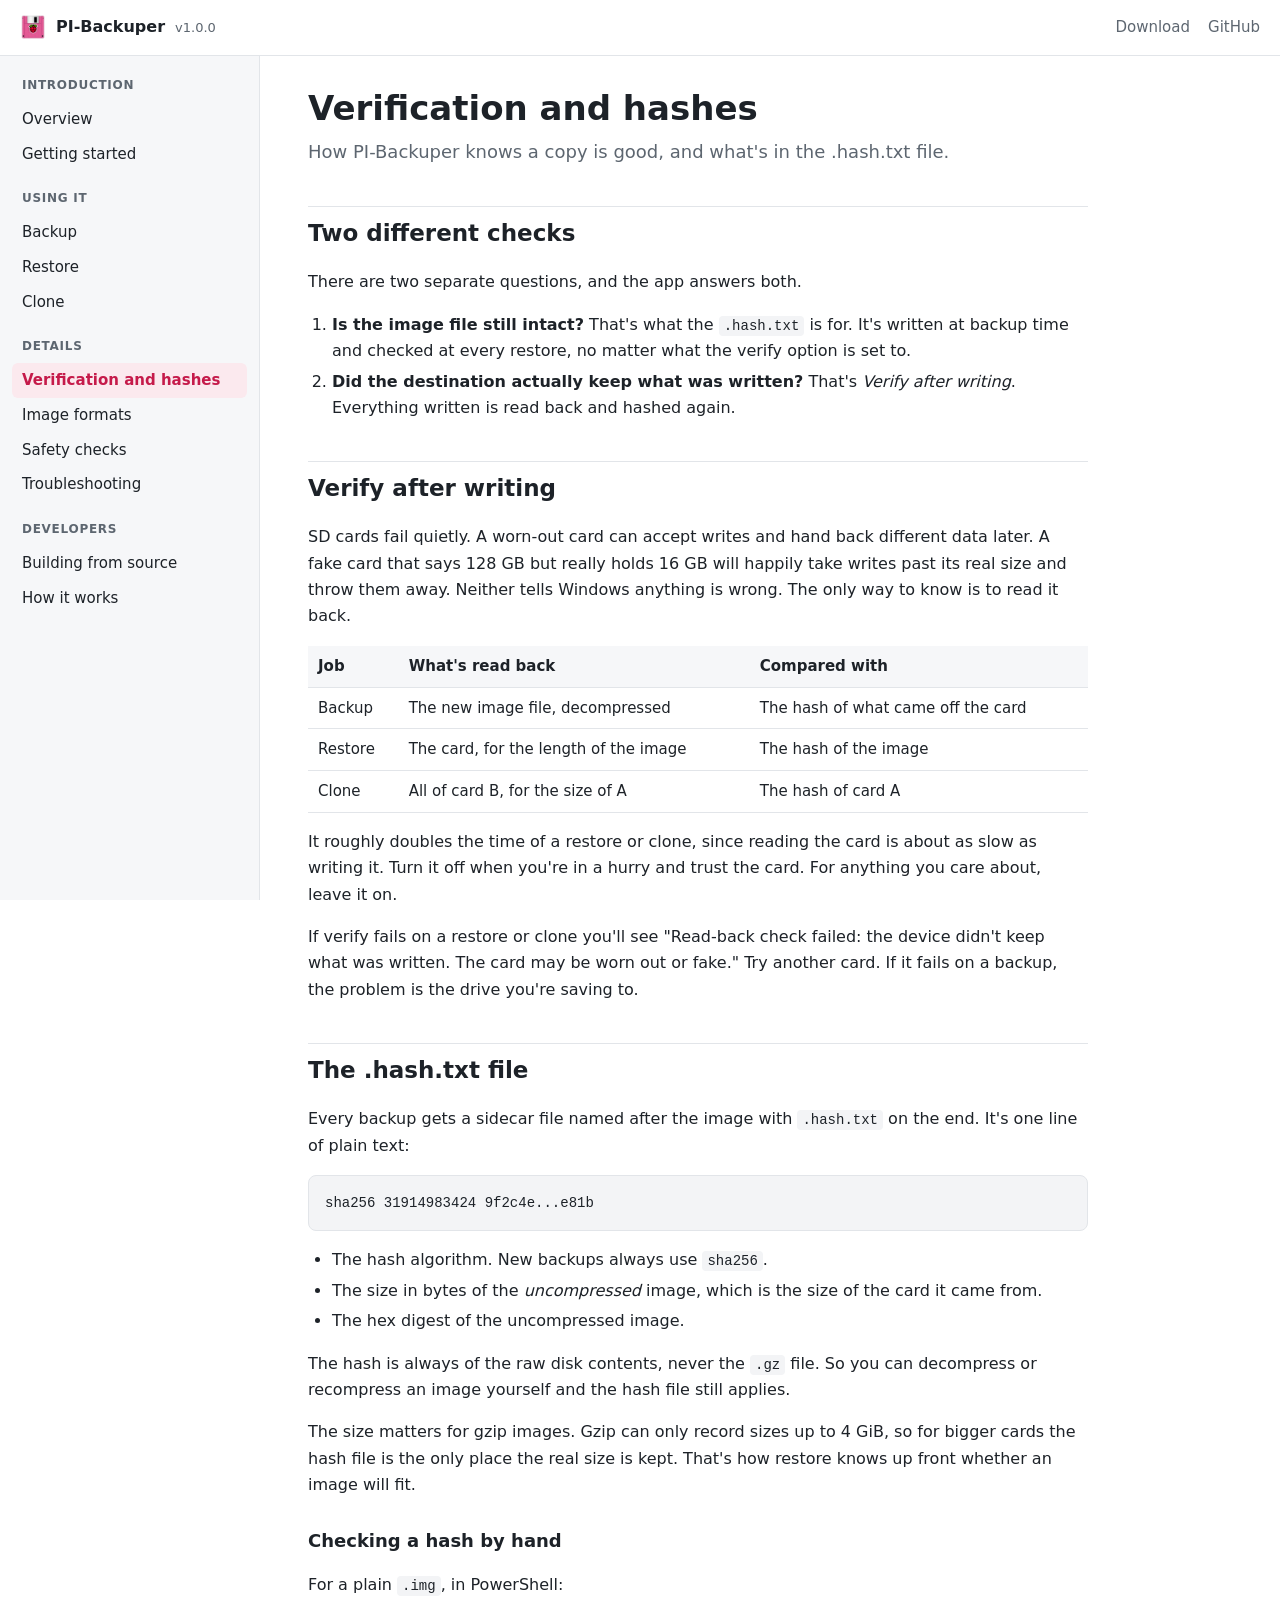
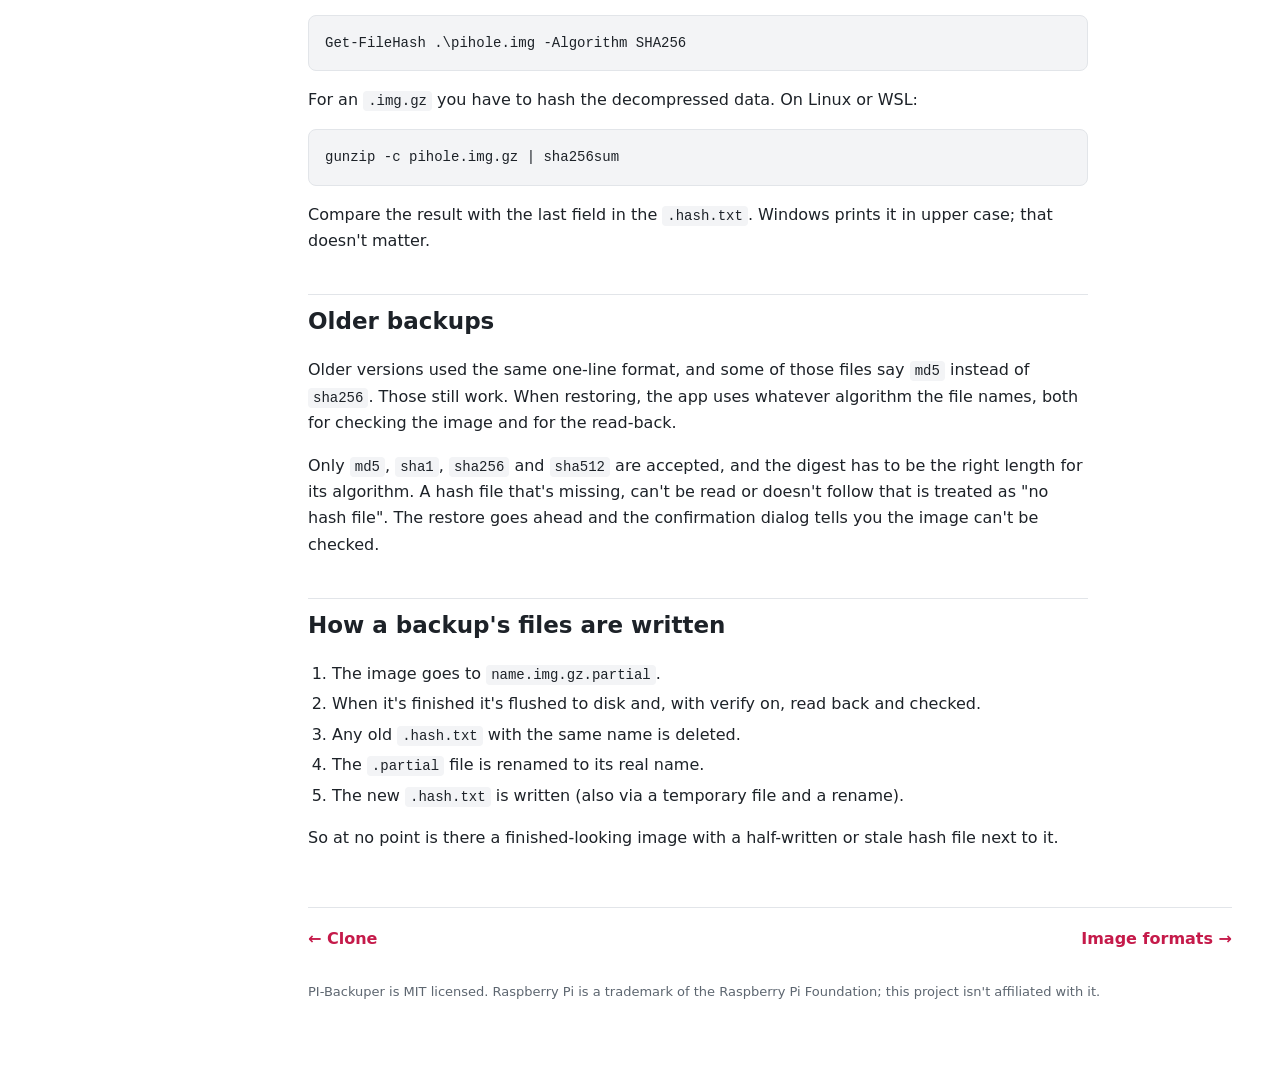
<file: docs/verification.html>
<!DOCTYPE html>
<html lang="en">
<head>
<meta charset="utf-8">
<meta name="viewport" content="width=device-width, initial-scale=1">
<title>Verification and hashes | PI-Backuper</title>
<meta name="description" content="How PI-Backuper knows a copy is good, and what&#x27;s in the .hash.txt file.">
<link rel="icon" href="favicon.ico">
<link rel="stylesheet" href="style.css">
</head>
<body>
<header class="top">
  <button id="menu-btn" aria-label="Menu">&#9776;</button>
  <a class="brand" href="index.html"><img src="favicon.ico" alt="">PI-Backuper <span class="ver">v1.0.0</span></a>
  <div class="links">
    <a href="https://github.com/cfunkz/PI-Backuper/releases">Download</a>
    <a href="https://github.com/cfunkz/PI-Backuper">GitHub</a>
  </div>
</header>
<div class="layout">
<nav class="side">
<h4>Introduction</h4>
<a href="index.html">Overview</a>
<a href="getting-started.html">Getting started</a>
<h4>Using it</h4>
<a href="backup.html">Backup</a>
<a href="restore.html">Restore</a>
<a href="clone.html">Clone</a>
<h4>Details</h4>
<a href="verification.html" class="active">Verification and hashes</a>
<a href="gzip.html">Image formats</a>
<a href="safety.html">Safety checks</a>
<a href="troubleshooting.html">Troubleshooting</a>
<h4>Developers</h4>
<a href="building.html">Building from source</a>
<a href="how-it-works.html">How it works</a>
</nav>
<main>
<article>
<h1>Verification and hashes</h1>
<p class="lead">How PI-Backuper knows a copy is good, and what's in the .hash.txt file.</p>
<h2 id="two-different-checks">Two different checks</h2>
<p>There are two separate questions, and the app answers both.</p>
<ol>
  <li><strong>Is the image file still intact?</strong> That's what the <code>.hash.txt</code> is for. It's written at backup time and checked at every restore, no matter what the verify option is set to.</li>
  <li><strong>Did the destination actually keep what was written?</strong> That's <em>Verify after writing</em>. Everything written is read back and hashed again.</li>
</ol>

<h2 id="verify-after-writing">Verify after writing</h2>
<p>SD cards fail quietly. A worn-out card can accept writes and hand back different data later. A fake card that says 128 GB but really holds 16 GB will happily take writes past its real size and throw them away. Neither tells Windows anything is wrong. The only way to know is to read it back.</p>
<table>
  <tr><th>Job</th><th>What's read back</th><th>Compared with</th></tr>
  <tr><td>Backup</td><td>The new image file, decompressed</td><td>The hash of what came off the card</td></tr>
  <tr><td>Restore</td><td>The card, for the length of the image</td><td>The hash of the image</td></tr>
  <tr><td>Clone</td><td>All of card B, for the size of A</td><td>The hash of card A</td></tr>
</table>
<p>It roughly doubles the time of a restore or clone, since reading the card is about as slow as writing it. Turn it off when you're in a hurry and trust the card. For anything you care about, leave it on.</p>
<p>If verify fails on a restore or clone you'll see "Read-back check failed: the device didn't keep what was written. The card may be worn out or fake." Try another card. If it fails on a backup, the problem is the drive you're saving to.</p>

<h2 id="the-hash-txt-file">The .hash.txt file</h2>
<p>Every backup gets a sidecar file named after the image with <code>.hash.txt</code> on the end. It's one line of plain text:</p>
<pre><code>sha256 31914983424 9f2c4e...e81b</code></pre>
<ul>
  <li>The hash algorithm. New backups always use <code>sha256</code>.</li>
  <li>The size in bytes of the <em>uncompressed</em> image, which is the size of the card it came from.</li>
  <li>The hex digest of the uncompressed image.</li>
</ul>
<p>The hash is always of the raw disk contents, never the <code>.gz</code> file. So you can decompress or recompress an image yourself and the hash file still applies.</p>
<p>The size matters for gzip images. Gzip can only record sizes up to 4 GiB, so for bigger cards the hash file is the only place the real size is kept. That's how restore knows up front whether an image will fit.</p>

<h3 id="checking-a-hash-by-hand">Checking a hash by hand</h3>
<p>For a plain <code>.img</code>, in PowerShell:</p>
<pre><code>Get-FileHash .\pihole.img -Algorithm SHA256</code></pre>
<p>For an <code>.img.gz</code> you have to hash the decompressed data. On Linux or WSL:</p>
<pre><code>gunzip -c pihole.img.gz | sha256sum</code></pre>
<p>Compare the result with the last field in the <code>.hash.txt</code>. Windows prints it in upper case; that doesn't matter.</p>

<h2 id="older-backups">Older backups</h2>
<p>Older versions used the same one-line format, and some of those files say <code>md5</code> instead of <code>sha256</code>. Those still work. When restoring, the app uses whatever algorithm the file names, both for checking the image and for the read-back.</p>
<p>Only <code>md5</code>, <code>sha1</code>, <code>sha256</code> and <code>sha512</code> are accepted, and the digest has to be the right length for its algorithm. A hash file that's missing, can't be read or doesn't follow that is treated as "no hash file". The restore goes ahead and the confirmation dialog tells you the image can't be checked.</p>

<h2 id="how-a-backup-s-files-are-written">How a backup's files are written</h2>
<ol>
  <li>The image goes to <code>name.img.gz.partial</code>.</li>
  <li>When it's finished it's flushed to disk and, with verify on, read back and checked.</li>
  <li>Any old <code>.hash.txt</code> with the same name is deleted.</li>
  <li>The <code>.partial</code> file is renamed to its real name.</li>
  <li>The new <code>.hash.txt</code> is written (also via a temporary file and a rename).</li>
</ol>
<p>So at no point is there a finished-looking image with a half-written or stale hash file next to it.</p>

</article>
<div class="pager"><a href="clone.html">&larr; Clone</a><a href="gzip.html">Image formats &rarr;</a></div>
<footer>PI-Backuper is MIT licensed. Raspberry Pi is a trademark of the Raspberry Pi Foundation; this project isn't affiliated with it.</footer>
</main>
</div>
<script src="site.js"></script>
</body>
</html>
</file>
<file: docs/style.css>
:root {
  --bg: #ffffff;
  --bg-soft: #f6f7f9;
  --text: #1d2228;
  --muted: #5d6670;
  --line: #e2e5e9;
  --accent: #c51a4a;
  --accent-soft: #fbe9ee;
  --code-bg: #f3f4f6;
  --warn-bg: #fff7e0;
  --warn-line: #e5b400;
  --note-bg: #eaf3ff;
  --note-line: #3b82f6;
  --side: 260px;
}
@media (prefers-color-scheme: dark) {
  :root {
    --bg: #15181c;
    --bg-soft: #1b1f24;
    --text: #e3e6ea;
    --muted: #9aa3ad;
    --line: #2c3238;
    --accent: #ff5c86;
    --accent-soft: #3a1f28;
    --code-bg: #22272e;
    --warn-bg: #2f2814;
    --warn-line: #c99a00;
    --note-bg: #16263a;
    --note-line: #4c8fe8;
  }
}

* { box-sizing: border-box; }
html { scroll-padding-top: 70px; }
body {
  margin: 0;
  font: 16px/1.65 system-ui, -apple-system, "Segoe UI", Roboto, sans-serif;
  color: var(--text);
  background: var(--bg);
}
a { color: var(--accent); text-decoration: none; }
a:hover { text-decoration: underline; }

header.top {
  position: sticky; top: 0; z-index: 10;
  display: flex; align-items: center; gap: 12px;
  height: 56px; padding: 0 20px;
  background: var(--bg); border-bottom: 1px solid var(--line);
}
header.top .brand { display: flex; align-items: center; gap: 10px; font-weight: 700; color: var(--text); }
header.top .brand img { width: 26px; height: 26px; }
header.top .brand .ver { font-weight: 400; font-size: 13px; color: var(--muted); }
header.top .links { margin-left: auto; display: flex; gap: 18px; font-size: 15px; }
header.top .links a { color: var(--muted); }
header.top .links a:hover { color: var(--text); }
#menu-btn {
  display: none; border: 1px solid var(--line); background: var(--bg-soft);
  color: var(--text); border-radius: 6px; padding: 4px 10px; font-size: 15px; cursor: pointer;
}

.layout { display: flex; }
nav.side {
  position: sticky; top: 56px; align-self: flex-start;
  width: var(--side); flex-shrink: 0; height: calc(100vh - 56px); overflow-y: auto;
  padding: 20px 12px 40px; border-right: 1px solid var(--line); background: var(--bg-soft);
}
nav.side h4 {
  margin: 18px 10px 6px; font-size: 12px; text-transform: uppercase;
  letter-spacing: .06em; color: var(--muted);
}
nav.side h4:first-child { margin-top: 0; }
nav.side a { display: block; padding: 5px 10px; border-radius: 6px; color: var(--text); font-size: 15px; }
nav.side a:hover { background: var(--line); text-decoration: none; }
nav.side a.active { background: var(--accent-soft); color: var(--accent); font-weight: 600; }

main { flex: 1; min-width: 0; padding: 32px 48px 80px; }
article { max-width: 780px; }
article h1 { font-size: 34px; line-height: 1.2; margin: 0 0 8px; }
article .lead { font-size: 18px; color: var(--muted); margin: 0 0 28px; }
article h2 { font-size: 23px; margin: 40px 0 10px; padding-top: 8px; border-top: 1px solid var(--line); }
article h3 { font-size: 18px; margin: 28px 0 8px; }
article img { max-width: 100%; border: 1px solid var(--line); border-radius: 8px; }
article ul, article ol { padding-left: 24px; }
article li { margin: 4px 0; }

code { font: 14px/1.5 ui-monospace, "Cascadia Code", Consolas, monospace; background: var(--code-bg); padding: 2px 5px; border-radius: 4px; }
pre { background: var(--code-bg); padding: 14px 16px; border-radius: 8px; overflow-x: auto; border: 1px solid var(--line); }
pre code { background: none; padding: 0; }

table { width: 100%; border-collapse: collapse; margin: 16px 0; font-size: 15px; }
th, td { text-align: left; padding: 8px 10px; border-bottom: 1px solid var(--line); vertical-align: top; }
th { background: var(--bg-soft); }

.box, .warn, .note { padding: 12px 16px; border-radius: 8px; margin: 18px 0; border-left: 4px solid; }
.box p:first-child, .warn p:first-child, .note p:first-child { margin-top: 0; }
.box p:last-child, .warn p:last-child, .note p:last-child { margin-bottom: 0; }
.warn { background: var(--warn-bg); border-color: var(--warn-line); }
.note { background: var(--note-bg); border-color: var(--note-line); }

.cards { display: grid; grid-template-columns: repeat(auto-fill, minmax(220px, 1fr)); gap: 14px; margin: 20px 0; }
.cards a { display: block; padding: 14px 16px; border: 1px solid var(--line); border-radius: 8px; color: var(--text); }
.cards a:hover { border-color: var(--accent); text-decoration: none; }
.cards a strong { display: block; color: var(--accent); margin-bottom: 2px; }
.cards a span { font-size: 14px; color: var(--muted); }

.pager { display: flex; justify-content: space-between; gap: 12px; margin-top: 56px; padding-top: 18px; border-top: 1px solid var(--line); }
.pager a { font-weight: 600; }
footer { margin-top: 28px; font-size: 13px; color: var(--muted); }

@media (max-width: 860px) {
  #menu-btn { display: block; }
  header.top .links { display: none; }
  nav.side {
    position: fixed; left: 0; top: 56px; z-index: 9;
    transform: translateX(-100%); transition: transform .2s;
    box-shadow: 2px 0 12px rgba(0,0,0,.15);
  }
  nav.side.open { transform: none; }
  main { padding: 24px 18px 60px; }
  article h1 { font-size: 28px; }
}
</file>
